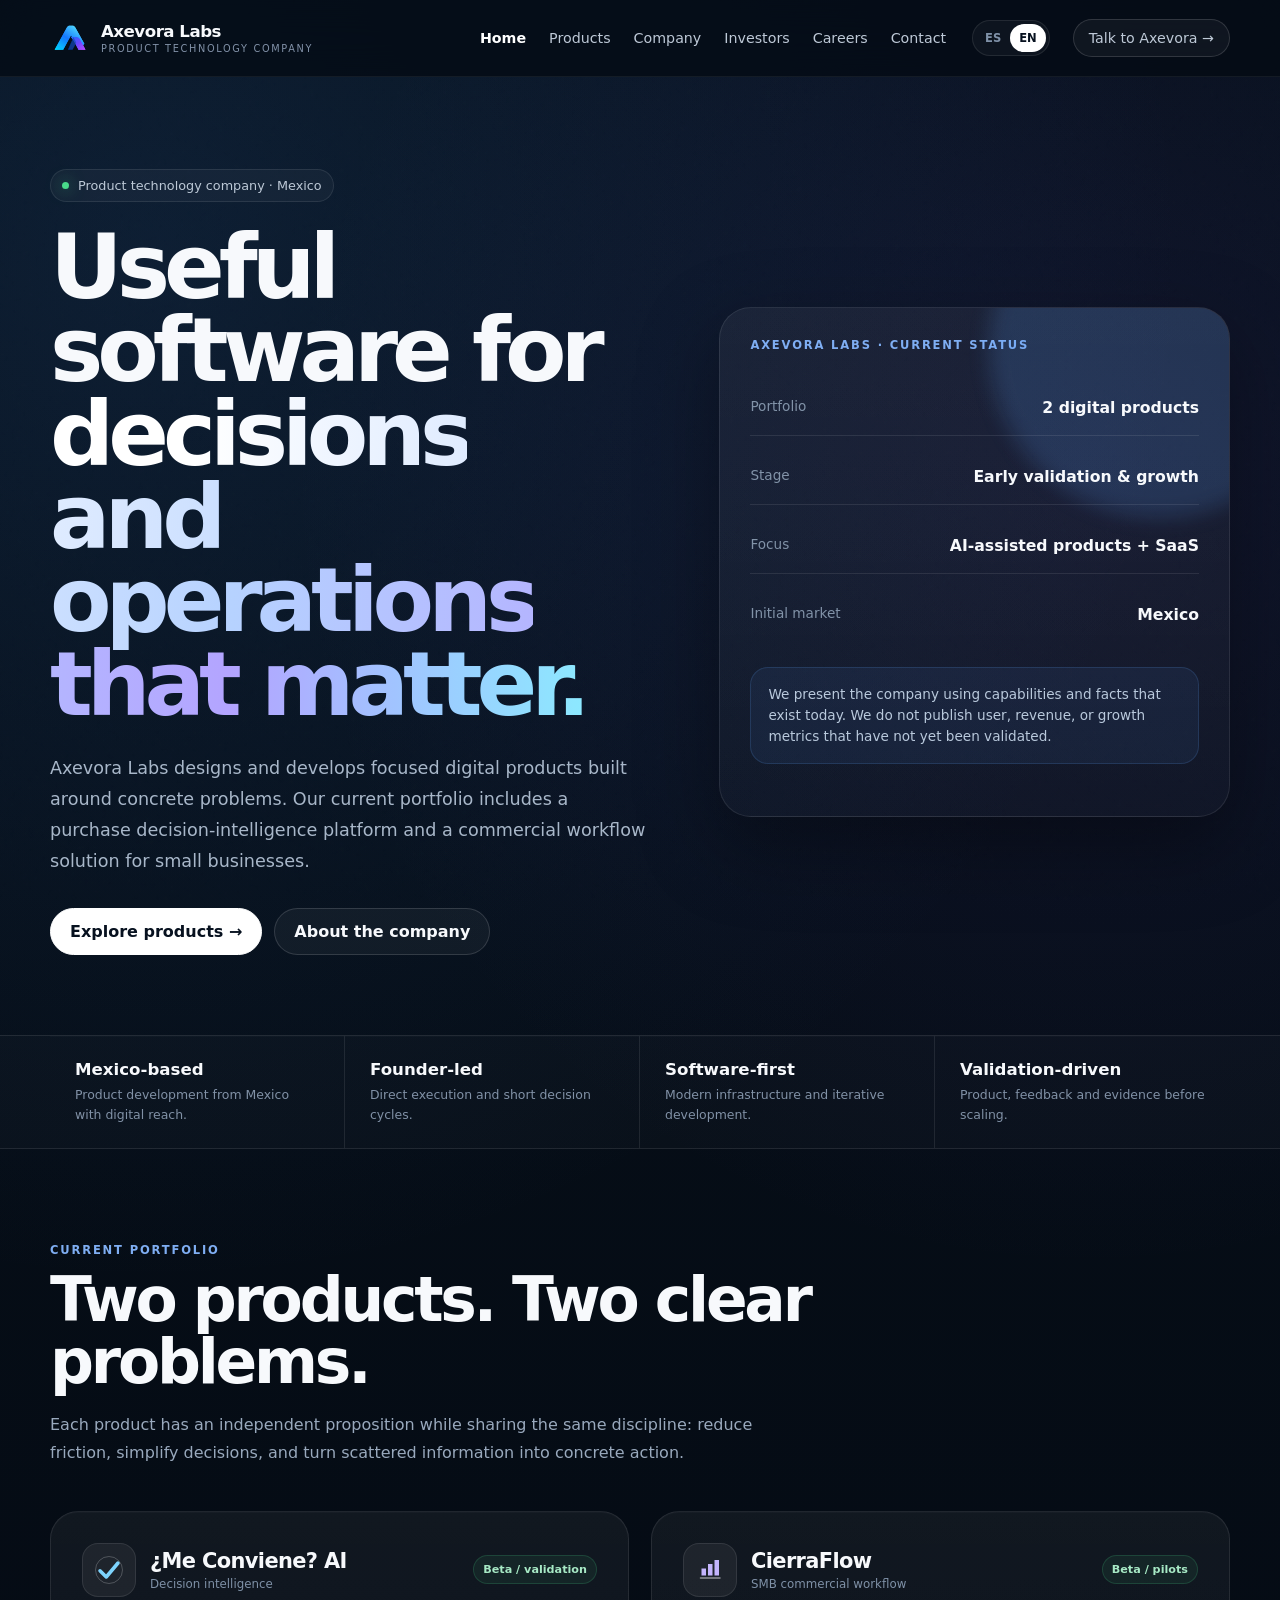
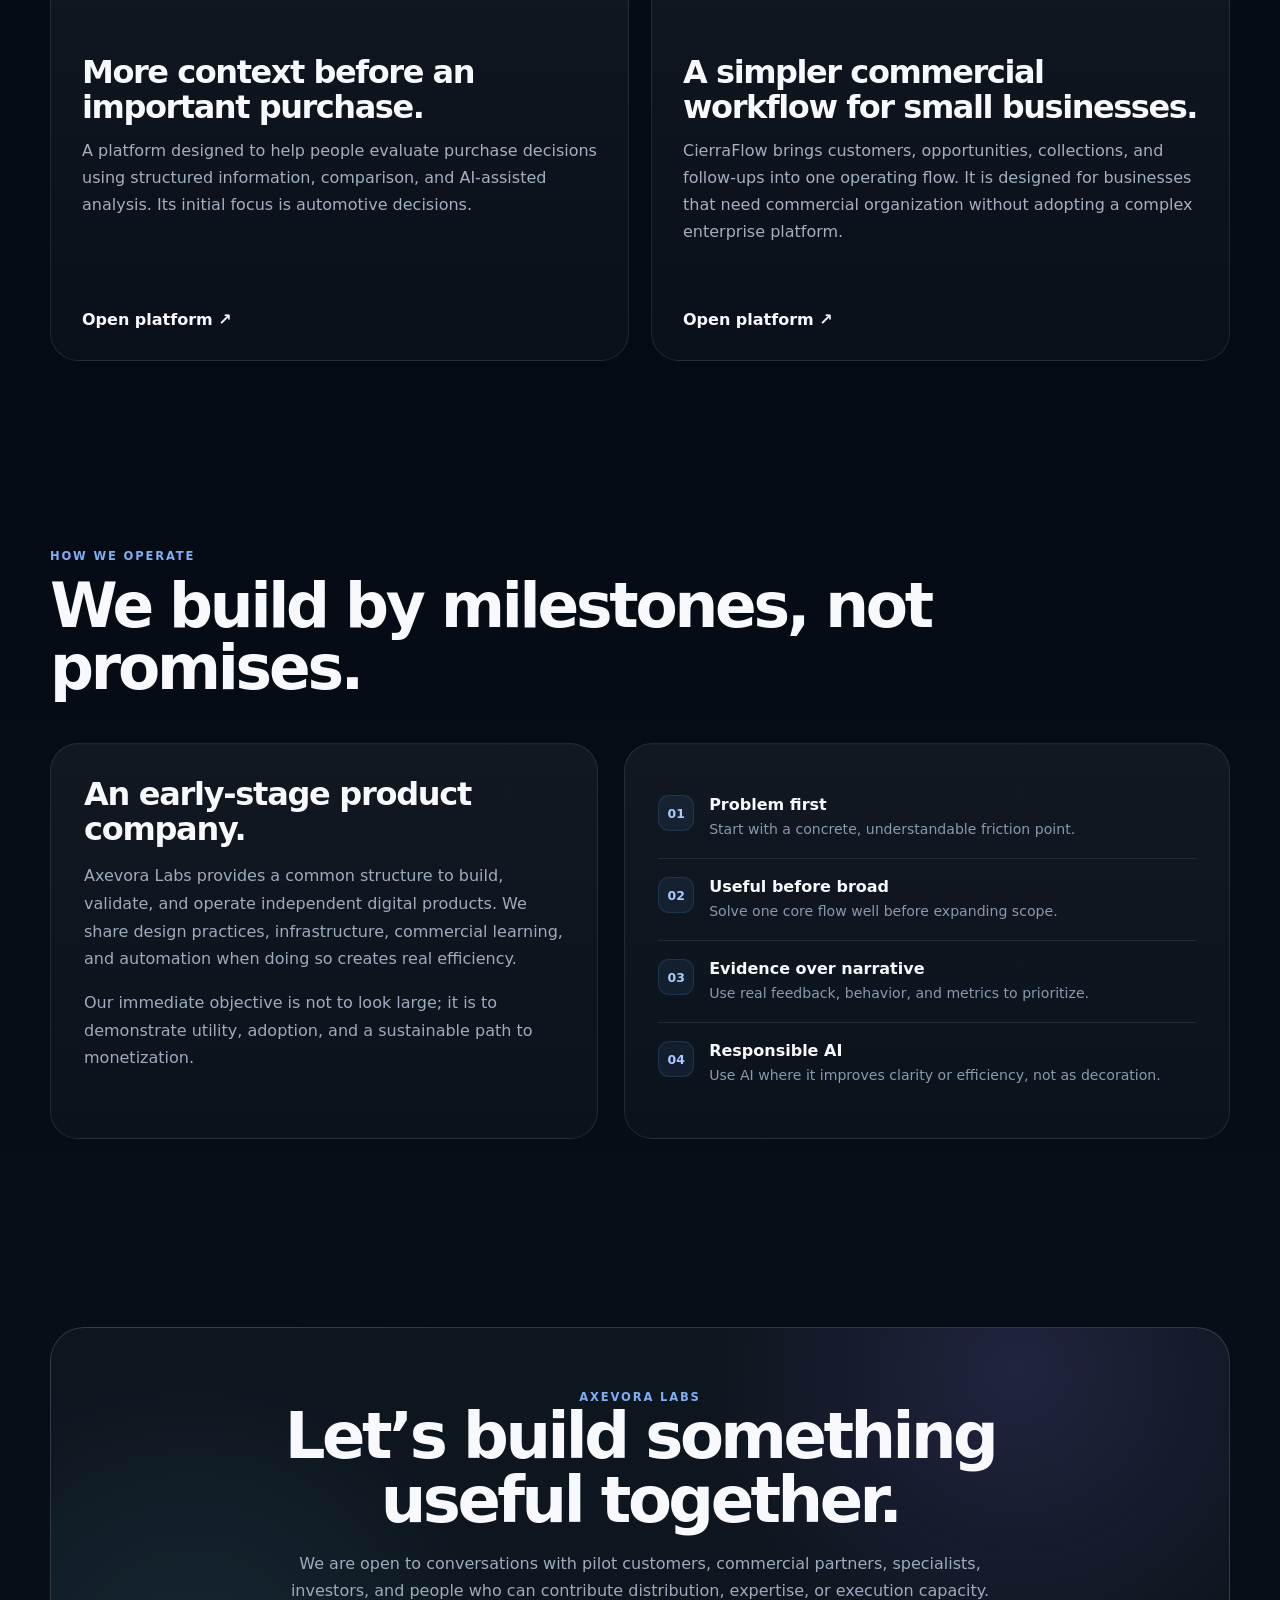
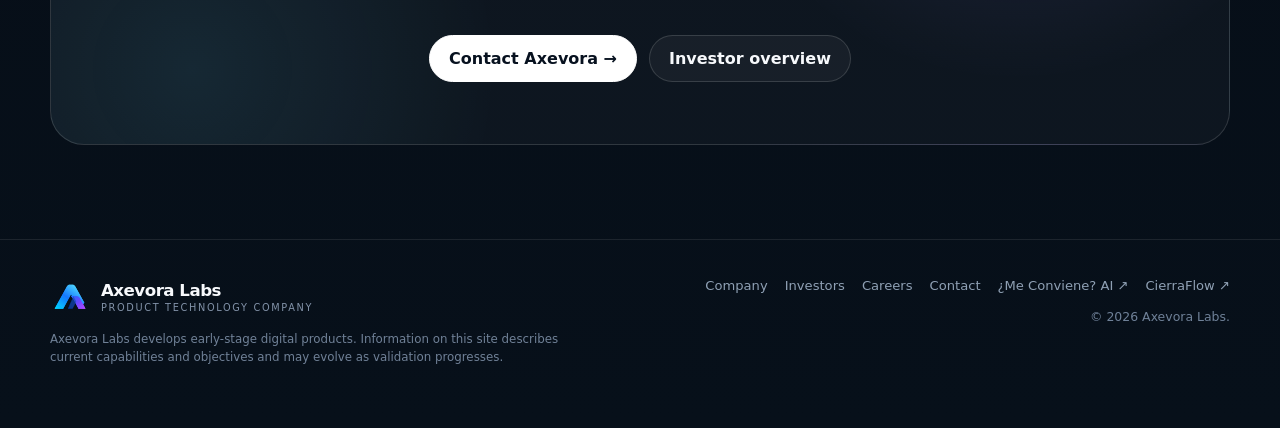
<file: index.html>
<!DOCTYPE html><html lang="es"><head><meta charset="UTF-8"><meta name="viewport" content="width=device-width,initial-scale=1"><meta name="description" content="Axevora Labs builds focused software products for better decisions and more effective business operations."><meta name="theme-color" content="#050b14"><meta property="og:title" content="Axevora Labs"><meta property="og:description" content="Focused software products for decision intelligence and business operations."><meta property="og:type" content="website"><meta property="og:url" content="https://axevora-labs-web.vercel.app/"><title>Axevora Labs | Product Technology Company</title><link rel="stylesheet" href="styles.css"></head><body><div class="noise"></div>
<div class="nav-wrap"><div class="container"><nav><a class="brand" href="index.html"><div class="brand-mark"><img src="axevora-mark.svg" alt=""></div><div><span>Axevora Labs</span><small>Product Technology Company</small></div></a><div class="nav-links"><a class="active" href="index.html" data-es="Inicio" data-en="Home">Inicio</a><a href="#products" data-es="Productos" data-en="Products">Productos</a><a href="about.html" data-es="Compañía" data-en="Company">Compañía</a><a href="investors.html" data-es="Inversionistas" data-en="Investors">Inversionistas</a><a href="careers.html" data-es="Talento" data-en="Careers">Talento</a><a href="contact.html" data-es="Contacto" data-en="Contact">Contacto</a><div class="lang-switch"><button data-lang-btn="es">ES</button><button data-lang-btn="en">EN</button></div><a class="nav-cta" href="contact.html" data-es="Hablar con Axevora →" data-en="Talk to Axevora →">Hablar con Axevora →</a></div><button class="mobile-menu-btn" data-menu-btn aria-expanded="false">☰</button></nav><div class="mobile-panel" data-mobile-panel><a href="#products" data-es="Productos" data-en="Products">Productos</a><a href="about.html" data-es="Compañía" data-en="Company">Compañía</a><a href="investors.html" data-es="Inversionistas" data-en="Investors">Inversionistas</a><a href="careers.html" data-es="Talento" data-en="Careers">Talento</a><a href="contact.html" data-es="Contacto" data-en="Contact">Contacto</a><div class="lang-switch"><button data-lang-btn="es">ES</button><button data-lang-btn="en">EN</button></div></div></div></div>
<main><section class="hero-home"><div class="container hero-grid"><div><div class="eyebrow"><span class="dot"></span><span data-es="Compañía de producto tecnológico · México" data-en="Product technology company · Mexico">Compañía de producto tecnológico · México</span></div><h1><span data-es="Software útil para " data-en="Useful software for ">Software útil para </span><span class="gradient-text" data-es="decisiones y operaciones que importan." data-en="decisions and operations that matter.">decisiones y operaciones que importan.</span></h1><p class="lede" data-es="Axevora Labs diseña y desarrolla productos digitales enfocados en resolver problemas concretos. Nuestro portafolio actual incluye una plataforma de inteligencia para decisiones de compra y una solución de flujo comercial para pequeñas empresas." data-en="Axevora Labs designs and develops focused digital products built around concrete problems. Our current portfolio includes a purchase decision-intelligence platform and a commercial workflow solution for small businesses.">Axevora Labs diseña y desarrolla productos digitales enfocados en resolver problemas concretos. Nuestro portafolio actual incluye una plataforma de inteligencia para decisiones de compra y una solución de flujo comercial para pequeñas empresas.</p><div class="actions"><a class="btn btn-primary" href="#products" data-es="Conocer productos →" data-en="Explore products →">Conocer productos →</a><a class="btn btn-secondary" href="about.html" data-es="Conocer la compañía" data-en="About the company">Conocer la compañía</a></div></div><div class="hero-card"><div class="card-label" data-es="Axevora Labs · Estado actual" data-en="Axevora Labs · Current status">Axevora Labs · Estado actual</div><div class="company-snapshot"><div class="snapshot-row"><span data-es="Portafolio" data-en="Portfolio">Portafolio</span><strong data-es="2 productos digitales" data-en="2 digital products">2 productos digitales</strong></div><div class="snapshot-row"><span data-es="Etapa" data-en="Stage">Etapa</span><strong data-es="Validación y crecimiento temprano" data-en="Early validation & growth">Validación y crecimiento temprano</strong></div><div class="snapshot-row"><span data-es="Enfoque" data-en="Focus">Enfoque</span><strong>AI-assisted products + SaaS</strong></div><div class="snapshot-row"><span data-es="Mercado inicial" data-en="Initial market">Mercado inicial</span><strong data-es="México" data-en="Mexico">México</strong></div></div><div class="snapshot-note" data-es="Presentamos la compañía con datos y capacidades que existen hoy. No publicamos métricas de usuarios, ingresos o crecimiento que aún no hayan sido validadas." data-en="We present the company using capabilities and facts that exist today. We do not publish user, revenue, or growth metrics that have not yet been validated.">Presentamos la compañía con datos y capacidades que existen hoy. No publicamos métricas de usuarios, ingresos o crecimiento que aún no hayan sido validadas.</div></div></div></section>
<div class="trust-strip"><div class="container trust-grid"><div class="trust-item"><strong>Mexico-based</strong><span data-es="Construcción de producto desde México con alcance digital." data-en="Product development from Mexico with digital reach.">Construcción de producto desde México con alcance digital.</span></div><div class="trust-item"><strong>Founder-led</strong><span data-es="Ejecución directa y ciclos de decisión cortos." data-en="Direct execution and short decision cycles.">Ejecución directa y ciclos de decisión cortos.</span></div><div class="trust-item"><strong>Software-first</strong><span data-es="Infraestructura moderna y desarrollo iterativo." data-en="Modern infrastructure and iterative development.">Infraestructura moderna y desarrollo iterativo.</span></div><div class="trust-item"><strong>Validation-driven</strong><span data-es="Producto, feedback y evidencia antes de escalar." data-en="Product, feedback and evidence before scaling.">Producto, feedback y evidencia antes de escalar.</span></div></div></div>
<section id="products"><div class="container"><div class="section-kicker" data-es="Portafolio actual" data-en="Current portfolio">Portafolio actual</div><h2 class="section-title" data-es="Dos productos. Dos problemas claros." data-en="Two products. Two clear problems.">Dos productos. Dos problemas claros.</h2><p class="section-copy" data-es="Cada producto opera con una propuesta independiente, pero comparte una misma disciplina: reducir fricción, simplificar decisiones y convertir información dispersa en acciones concretas." data-en="Each product has an independent proposition while sharing the same discipline: reduce friction, simplify decisions, and turn scattered information into concrete action.">Cada producto opera con una propuesta independiente, pero comparte una misma disciplina: reducir fricción, simplificar decisiones y convertir información dispersa en acciones concretas.</p><div class="products-grid"><article class="product"><div class="product-top"><div class="product-logo"><div class="logo-icon"><svg viewBox="0 0 64 64" fill="none"><path d="M14 33.5 26.5 46 50 18" stroke="#7dd3fc" stroke-width="7" stroke-linecap="round" stroke-linejoin="round"/><circle cx="32" cy="32" r="27" stroke="rgba(255,255,255,.22)" stroke-width="2"/></svg></div><div><div class="product-name">¿Me Conviene? AI</div><div class="product-type">Decision intelligence</div></div></div><span class="status-pill" data-es="Beta / validación" data-en="Beta / validation">Beta / validación</span></div><h3 data-es="Más contexto antes de una compra importante." data-en="More context before an important purchase.">Más contexto antes de una compra importante.</h3><p data-es="Plataforma orientada a ayudar a personas a analizar decisiones de compra con información estructurada, comparación y asistencia basada en IA. El enfoque inicial está en decisiones relacionadas con automóviles." data-en="A platform designed to help people evaluate purchase decisions using structured information, comparison, and AI-assisted analysis. Its initial focus is automotive decisions.">Plataforma orientada a ayudar a personas a analizar decisiones de compra con información estructurada, comparación y asistencia basada en IA. El enfoque inicial está en decisiones relacionadas con automóviles.</p><a class="product-link" href="https://me-conviene-ai.vercel.app/" target="_blank" rel="noopener noreferrer" data-es="Abrir plataforma ↗" data-en="Open platform ↗">Abrir plataforma ↗</a></article><article class="product"><div class="product-top"><div class="product-logo"><div class="logo-icon"><svg viewBox="0 0 64 64" fill="none"><path d="M15 43V29h9v14H15Zm13 0V20h9v23h-9Zm13 0V12h9v31h-9Z" fill="#c4b5fd"/><path d="M13 48h39" stroke="rgba(255,255,255,.5)" stroke-width="3" stroke-linecap="round"/></svg></div><div><div class="product-name">CierraFlow</div><div class="product-type">SMB commercial workflow</div></div></div><span class="status-pill" data-es="Beta / pilotos" data-en="Beta / pilots">Beta / pilotos</span></div><h3 data-es="Un flujo comercial simple para pequeños negocios." data-en="A simpler commercial workflow for small businesses.">Un flujo comercial simple para pequeños negocios.</h3><p data-es="CierraFlow reúne clientes, oportunidades, cobros y seguimientos en un solo flujo operativo. Está dirigido a negocios que necesitan organización comercial sin adoptar una plataforma empresarial compleja." data-en="CierraFlow brings customers, opportunities, collections, and follow-ups into one operating flow. It is designed for businesses that need commercial organization without adopting a complex enterprise platform.">CierraFlow reúne clientes, oportunidades, cobros y seguimientos en un solo flujo operativo. Está dirigido a negocios que necesitan organización comercial sin adoptar una plataforma empresarial compleja.</p><a class="product-link" href="https://cierraflow.vercel.app/" target="_blank" rel="noopener noreferrer" data-es="Abrir plataforma ↗" data-en="Open platform ↗">Abrir plataforma ↗</a></article></div></div></section>
<section><div class="container"><div class="section-kicker" data-es="Cómo operamos" data-en="How we operate">Cómo operamos</div><h2 class="section-title" data-es="Construimos por etapas, no por promesas." data-en="We build by milestones, not promises.">Construimos por etapas, no por promesas.</h2><div class="split"><div class="panel"><h3 data-es="Una casa de producto en etapa temprana." data-en="An early-stage product company.">Una casa de producto en etapa temprana.</h3><p data-es="Axevora Labs funciona como estructura común para desarrollar, validar y operar productos digitales independientes. Compartimos prácticas de diseño, infraestructura, aprendizaje comercial y automatización cuando hacerlo genera eficiencia real." data-en="Axevora Labs provides a common structure to build, validate, and operate independent digital products. We share design practices, infrastructure, commercial learning, and automation when doing so creates real efficiency.">Axevora Labs funciona como estructura común para desarrollar, validar y operar productos digitales independientes. Compartimos prácticas de diseño, infraestructura, aprendizaje comercial y automatización cuando hacerlo genera eficiencia real.</p><p data-es="Nuestro objetivo inmediato no es aparentar escala: es demostrar utilidad, adopción y un camino sostenible hacia monetización." data-en="Our immediate objective is not to look large; it is to demonstrate utility, adoption, and a sustainable path to monetization.">Nuestro objetivo inmediato no es aparentar escala: es demostrar utilidad, adopción y un camino sostenible hacia monetización.</p></div><div class="panel"><div class="value-list"><div class="value"><div class="value-num">01</div><div><strong>Problem first</strong><span data-es="Empezar por una fricción concreta y entendible." data-en="Start with a concrete, understandable friction point.">Empezar por una fricción concreta y entendible.</span></div></div><div class="value"><div class="value-num">02</div><div><strong>Useful before broad</strong><span data-es="Resolver bien un flujo principal antes de ampliar alcance." data-en="Solve one core flow well before expanding scope.">Resolver bien un flujo principal antes de ampliar alcance.</span></div></div><div class="value"><div class="value-num">03</div><div><strong>Evidence over narrative</strong><span data-es="Usar feedback, comportamiento y métricas reales para priorizar." data-en="Use real feedback, behavior, and metrics to prioritize.">Usar feedback, comportamiento y métricas reales para priorizar.</span></div></div><div class="value"><div class="value-num">04</div><div><strong>Responsible AI</strong><span data-es="Aplicar IA donde aporta claridad o eficiencia, no como adorno." data-en="Use AI where it improves clarity or efficiency, not as decoration.">Aplicar IA donde aporta claridad o eficiencia, no como adorno.</span></div></div></div></div></div></div></section>
<section><div class="container"><div class="cta"><div class="section-kicker">Axevora Labs</div><h2 data-es="Construyamos algo útil juntos." data-en="Let’s build something useful together.">Construyamos algo útil juntos.</h2><p data-es="Estamos abiertos a conversaciones con clientes piloto, aliados comerciales, especialistas, inversionistas y personas que puedan aportar distribución, experiencia o capacidad de ejecución." data-en="We are open to conversations with pilot customers, commercial partners, specialists, investors, and people who can contribute distribution, expertise, or execution capacity.">Estamos abiertos a conversaciones con clientes piloto, aliados comerciales, especialistas, inversionistas y personas que puedan aportar distribución, experiencia o capacidad de ejecución.</p><div class="actions" style="justify-content:center"><a class="btn btn-primary" href="contact.html" data-es="Contactar Axevora →" data-en="Contact Axevora →">Contactar Axevora →</a><a class="btn btn-secondary" href="investors.html" data-es="Investor overview" data-en="Investor overview">Investor overview</a></div></div></div></section></main>
<footer><div class="container footer-grid"><div><a class="brand" href="index.html"><div class="brand-mark"><img src="axevora-mark.svg" alt=""></div><div><span>Axevora Labs</span><small>Product Technology Company</small></div></a><p class="footer-note" data-es="Axevora Labs desarrolla productos digitales en etapa temprana. La información del sitio describe capacidades y objetivos actuales y puede evolucionar conforme avance la validación." data-en="Axevora Labs develops early-stage digital products. Information on this site describes current capabilities and objectives and may evolve as validation progresses.">Axevora Labs desarrolla productos digitales en etapa temprana. La información del sitio describe capacidades y objetivos actuales y puede evolucionar conforme avance la validación.</p></div><div class="footer-right"><div class="footer-links"><a href="about.html" data-es="Compañía" data-en="Company">Compañía</a><a href="investors.html">Investors</a><a href="careers.html">Careers</a><a href="contact.html">Contact</a><a href="https://me-conviene-ai.vercel.app/" target="_blank" rel="noopener noreferrer">¿Me Conviene? AI ↗</a><a href="https://cierraflow.vercel.app/" target="_blank" rel="noopener noreferrer">CierraFlow ↗</a></div><div class="footer-copy">© 2026 Axevora Labs.</div></div></div></footer><script src="app.js"></script></body></html>
</file>
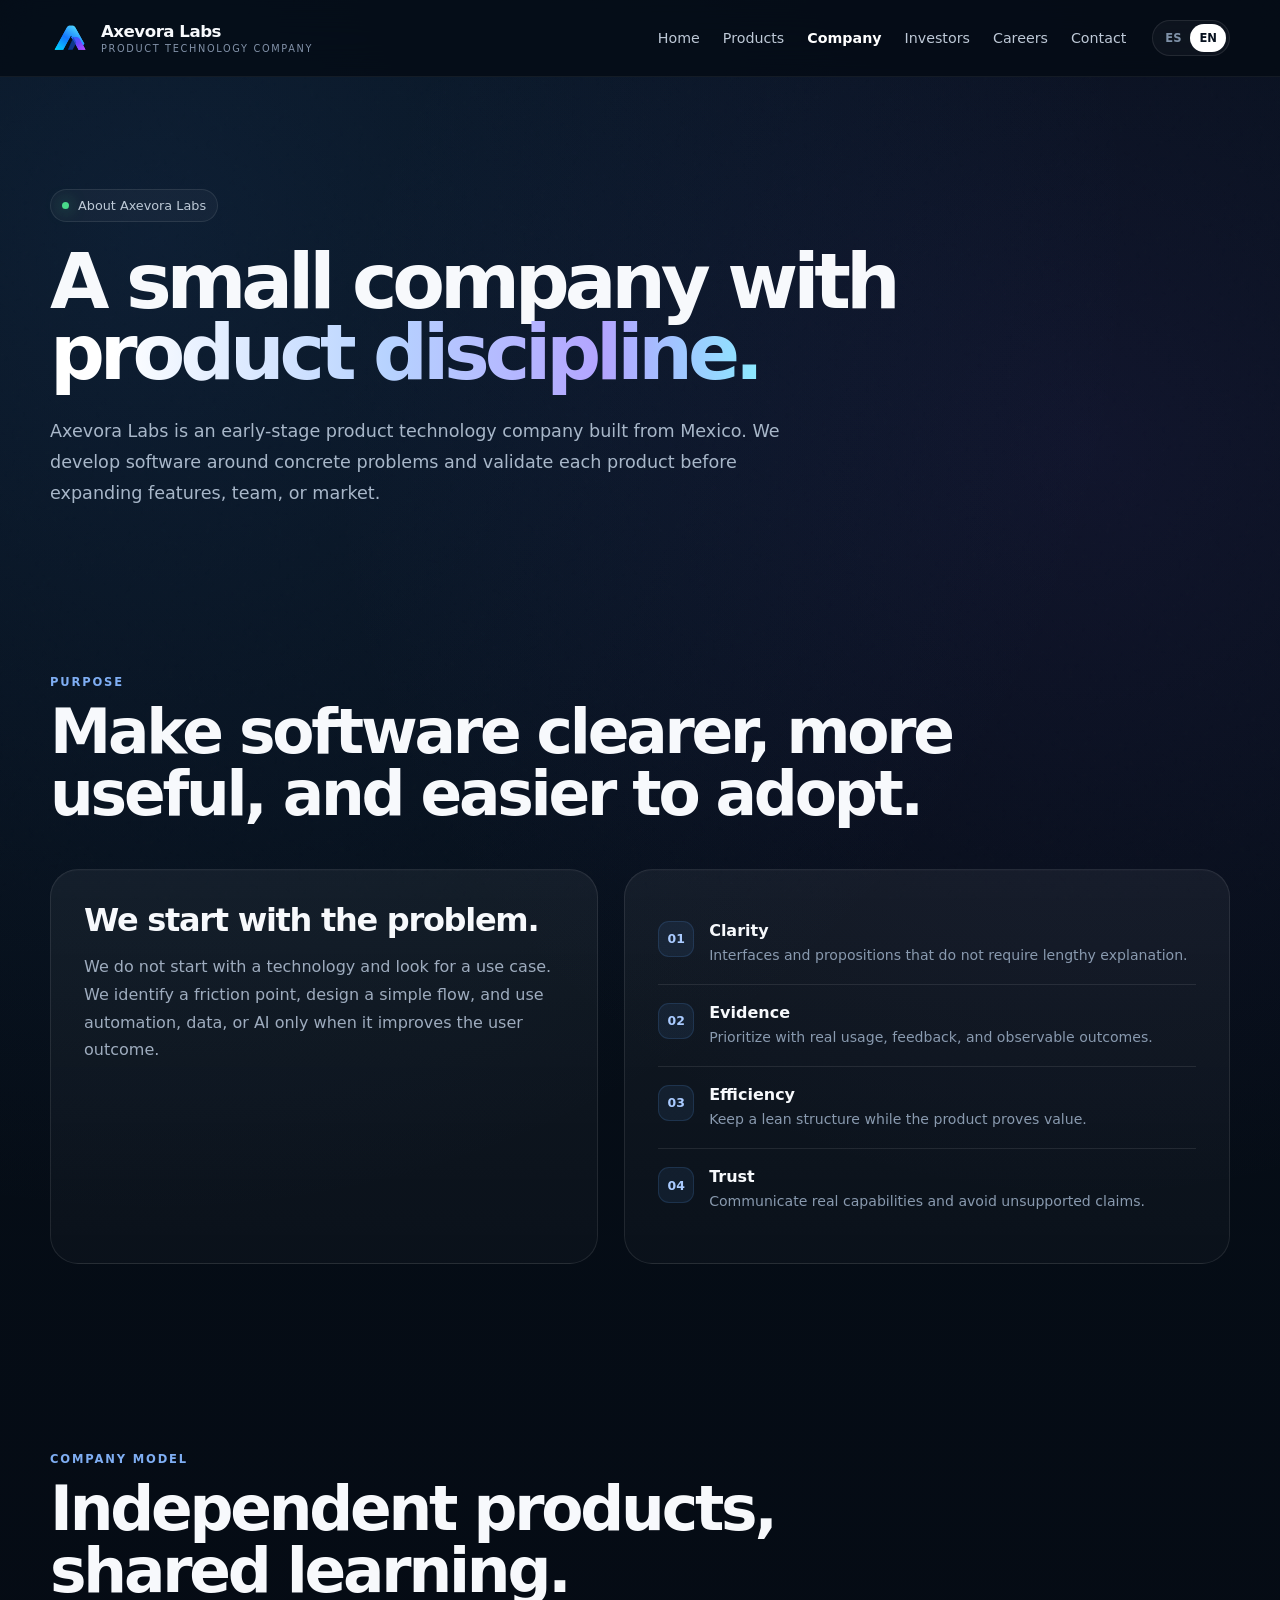
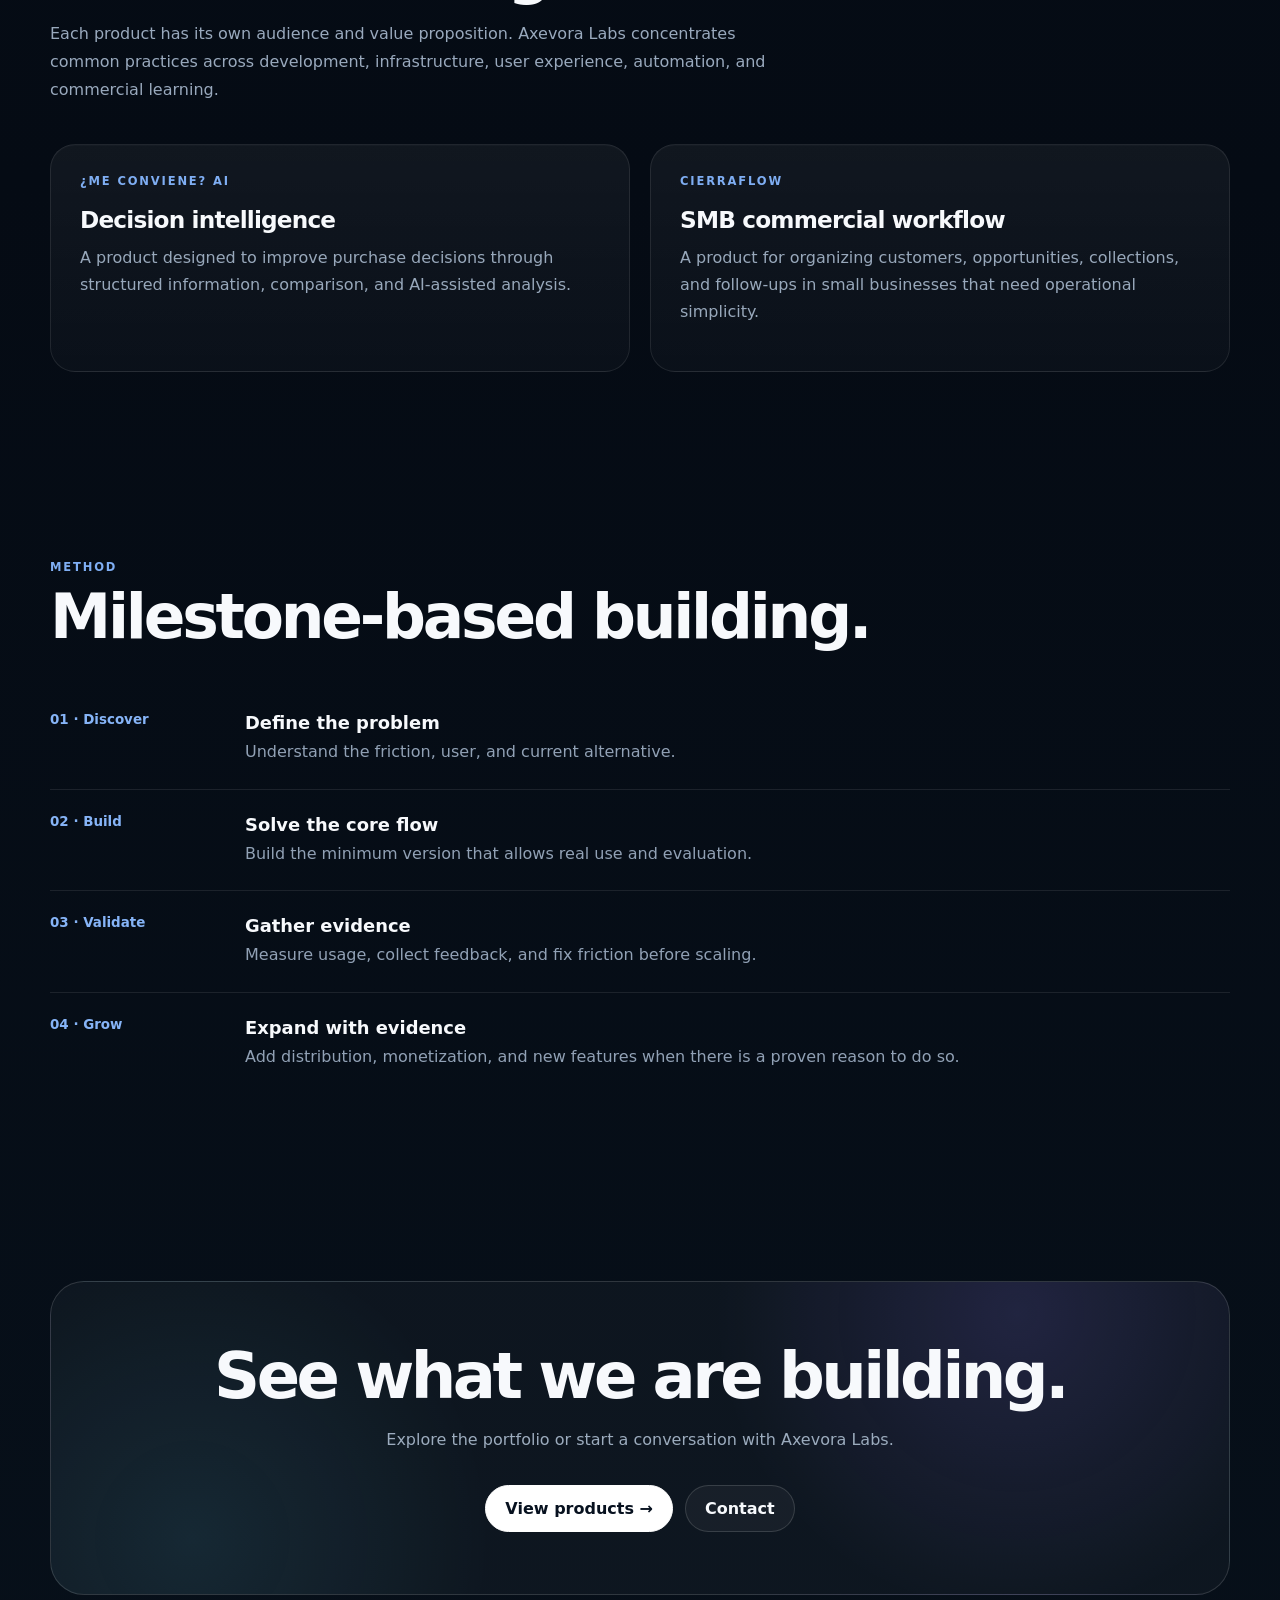
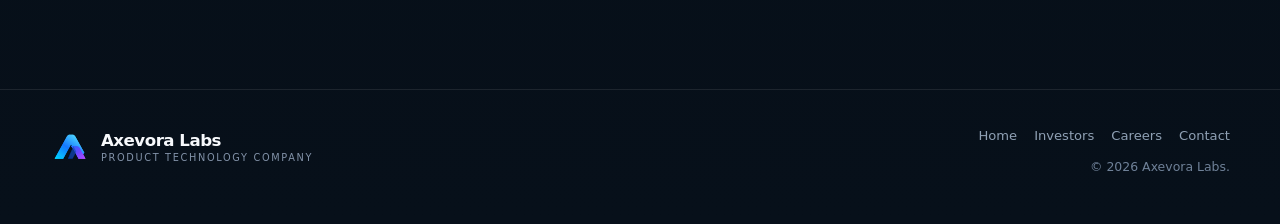
<file: about.html>
<!DOCTYPE html><html lang="es"><head><meta charset="UTF-8"><meta name="viewport" content="width=device-width,initial-scale=1"><meta name="description" content="About Axevora Labs — an early-stage product technology company building focused digital products from Mexico."><meta name="theme-color" content="#050b14"><title>Company | Axevora Labs</title><link rel="stylesheet" href="styles.css"></head><body><div class="noise"></div><div class="nav-wrap"><div class="container"><nav><a class="brand" href="index.html"><div class="brand-mark"><img src="axevora-mark.svg" alt=""></div><div><span>Axevora Labs</span><small>Product Technology Company</small></div></a><div class="nav-links"><a href="index.html" data-es="Inicio" data-en="Home">Inicio</a><a href="index.html#products" data-es="Productos" data-en="Products">Productos</a><a class="active" href="about.html" data-es="Compañía" data-en="Company">Compañía</a><a href="investors.html" data-es="Inversionistas" data-en="Investors">Inversionistas</a><a href="careers.html" data-es="Talento" data-en="Careers">Talento</a><a href="contact.html" data-es="Contacto" data-en="Contact">Contacto</a><div class="lang-switch"><button data-lang-btn="es">ES</button><button data-lang-btn="en">EN</button></div></div><button class="mobile-menu-btn" data-menu-btn>☰</button></nav><div class="mobile-panel" data-mobile-panel><a href="index.html">Home</a><a href="investors.html">Investors</a><a href="careers.html">Careers</a><a href="contact.html">Contact</a><div class="lang-switch"><button data-lang-btn="es">ES</button><button data-lang-btn="en">EN</button></div></div></div></div><main><section class="page-hero"><div class="container"><div class="eyebrow"><span class="dot"></span><span data-es="Acerca de Axevora Labs" data-en="About Axevora Labs">Acerca de Axevora Labs</span></div><h1><span data-es="Una compañía pequeña con " data-en="A small company with ">Una compañía pequeña con </span><span class="gradient-text" data-es="disciplina de producto." data-en="product discipline.">disciplina de producto.</span></h1><p class="lede" data-es="Axevora Labs es una compañía de producto tecnológico en etapa temprana, construida desde México. Desarrollamos software enfocado en problemas concretos y validamos cada producto antes de ampliar funciones, equipo o mercado." data-en="Axevora Labs is an early-stage product technology company built from Mexico. We develop software around concrete problems and validate each product before expanding features, team, or market.">Axevora Labs es una compañía de producto tecnológico en etapa temprana, construida desde México. Desarrollamos software enfocado en problemas concretos y validamos cada producto antes de ampliar funciones, equipo o mercado.</p></div></section><section><div class="container"><div class="section-kicker" data-es="Propósito" data-en="Purpose">Propósito</div><h2 class="section-title" data-es="Hacer software más claro, útil y fácil de adoptar." data-en="Make software clearer, more useful, and easier to adopt.">Hacer software más claro, útil y fácil de adoptar.</h2><div class="split"><div class="panel"><h3 data-es="Empezamos por el problema." data-en="We start with the problem.">Empezamos por el problema.</h3><p data-es="No partimos de una tecnología específica para buscarle uso. Identificamos una fricción, diseñamos un flujo sencillo y usamos automatización, datos o IA solo cuando mejoran el resultado para el usuario." data-en="We do not start with a technology and look for a use case. We identify a friction point, design a simple flow, and use automation, data, or AI only when it improves the user outcome.">No partimos de una tecnología específica para buscarle uso. Identificamos una fricción, diseñamos un flujo sencillo y usamos automatización, datos o IA solo cuando mejoran el resultado para el usuario.</p></div><div class="panel"><div class="value-list"><div class="value"><div class="value-num">01</div><div><strong>Clarity</strong><span data-es="Interfaces y propuestas que se entiendan sin explicación extensa." data-en="Interfaces and propositions that do not require lengthy explanation.">Interfaces y propuestas que se entiendan sin explicación extensa.</span></div></div><div class="value"><div class="value-num">02</div><div><strong>Evidence</strong><span data-es="Priorizar con uso real, feedback y resultados observables." data-en="Prioritize with real usage, feedback, and observable outcomes.">Priorizar con uso real, feedback y resultados observables.</span></div></div><div class="value"><div class="value-num">03</div><div><strong>Efficiency</strong><span data-es="Mantener una estructura ligera mientras el producto demuestra valor." data-en="Keep a lean structure while the product proves value.">Mantener una estructura ligera mientras el producto demuestra valor.</span></div></div><div class="value"><div class="value-num">04</div><div><strong>Trust</strong><span data-es="Comunicar capacidades reales y evitar promesas sin respaldo." data-en="Communicate real capabilities and avoid unsupported claims.">Comunicar capacidades reales y evitar promesas sin respaldo.</span></div></div></div></div></div></div></section><section><div class="container"><div class="section-kicker" data-es="Modelo de compañía" data-en="Company model">Modelo de compañía</div><h2 class="section-title" data-es="Productos independientes, aprendizaje compartido." data-en="Independent products, shared learning.">Productos independientes, aprendizaje compartido.</h2><p class="section-copy" data-es="Cada producto tiene su propia audiencia y propuesta de valor. Axevora Labs concentra prácticas comunes de desarrollo, infraestructura, experiencia de usuario, automatización y aprendizaje comercial." data-en="Each product has its own audience and value proposition. Axevora Labs concentrates common practices across development, infrastructure, user experience, automation, and commercial learning.">Cada producto tiene su propia audiencia y propuesta de valor. Axevora Labs concentra prácticas comunes de desarrollo, infraestructura, experiencia de usuario, automatización y aprendizaje comercial.</p><div class="grid-2"><div class="card"><div class="meta">¿Me Conviene? AI</div><h3>Decision intelligence</h3><p data-es="Producto orientado a mejorar decisiones de compra mediante información estructurada, comparación y análisis asistido por IA." data-en="A product designed to improve purchase decisions through structured information, comparison, and AI-assisted analysis.">Producto orientado a mejorar decisiones de compra mediante información estructurada, comparación y análisis asistido por IA.</p></div><div class="card"><div class="meta">CierraFlow</div><h3>SMB commercial workflow</h3><p data-es="Producto para organizar clientes, oportunidades, cobros y seguimientos en pequeños negocios que necesitan simplicidad operativa." data-en="A product for organizing customers, opportunities, collections, and follow-ups in small businesses that need operational simplicity.">Producto para organizar clientes, oportunidades, cobros y seguimientos en pequeños negocios que necesitan simplicidad operativa.</p></div></div></div></section><section><div class="container"><div class="section-kicker" data-es="Método" data-en="Method">Método</div><h2 class="section-title" data-es="Construcción por hitos." data-en="Milestone-based building.">Construcción por hitos.</h2><div class="timeline"><div class="timeline-item"><div class="year">01 · Discover</div><div><strong data-es="Definir el problema" data-en="Define the problem">Definir el problema</strong><p data-es="Entender la fricción, el usuario y la alternativa existente." data-en="Understand the friction, user, and current alternative.">Entender la fricción, el usuario y la alternativa existente.</p></div></div><div class="timeline-item"><div class="year">02 · Build</div><div><strong data-es="Resolver el flujo principal" data-en="Solve the core flow">Resolver el flujo principal</strong><p data-es="Construir la versión mínima que permita usar y evaluar el producto." data-en="Build the minimum version that allows real use and evaluation.">Construir la versión mínima que permita usar y evaluar el producto.</p></div></div><div class="timeline-item"><div class="year">03 · Validate</div><div><strong data-es="Obtener evidencia" data-en="Gather evidence">Obtener evidencia</strong><p data-es="Medir uso, recopilar feedback y corregir fricciones antes de escalar." data-en="Measure usage, collect feedback, and fix friction before scaling.">Medir uso, recopilar feedback y corregir fricciones antes de escalar.</p></div></div><div class="timeline-item"><div class="year">04 · Grow</div><div><strong data-es="Expandir con fundamento" data-en="Expand with evidence">Expandir con fundamento</strong><p data-es="Agregar distribución, monetización y funciones nuevas cuando exista una razón comprobable." data-en="Add distribution, monetization, and new features when there is a proven reason to do so.">Agregar distribución, monetización y funciones nuevas cuando exista una razón comprobable.</p></div></div></div></div></section><section><div class="container"><div class="cta"><h2 data-es="Conoce lo que estamos construyendo." data-en="See what we are building.">Conoce lo que estamos construyendo.</h2><p data-es="Explora el portafolio o abre una conversación con Axevora Labs." data-en="Explore the portfolio or start a conversation with Axevora Labs.">Explora el portafolio o abre una conversación con Axevora Labs.</p><div class="actions" style="justify-content:center"><a class="btn btn-primary" href="index.html#products" data-es="Ver productos →" data-en="View products →">Ver productos →</a><a class="btn btn-secondary" href="contact.html" data-es="Contacto" data-en="Contact">Contacto</a></div></div></div></section></main><footer><div class="container footer-grid"><div><a class="brand" href="index.html"><div class="brand-mark"><img src="axevora-mark.svg" alt=""></div><div><span>Axevora Labs</span><small>Product Technology Company</small></div></a></div><div class="footer-right"><div class="footer-links"><a href="index.html">Home</a><a href="investors.html">Investors</a><a href="careers.html">Careers</a><a href="contact.html">Contact</a></div><div class="footer-copy">© 2026 Axevora Labs.</div></div></div></footer><script src="app.js"></script></body></html>
</file>
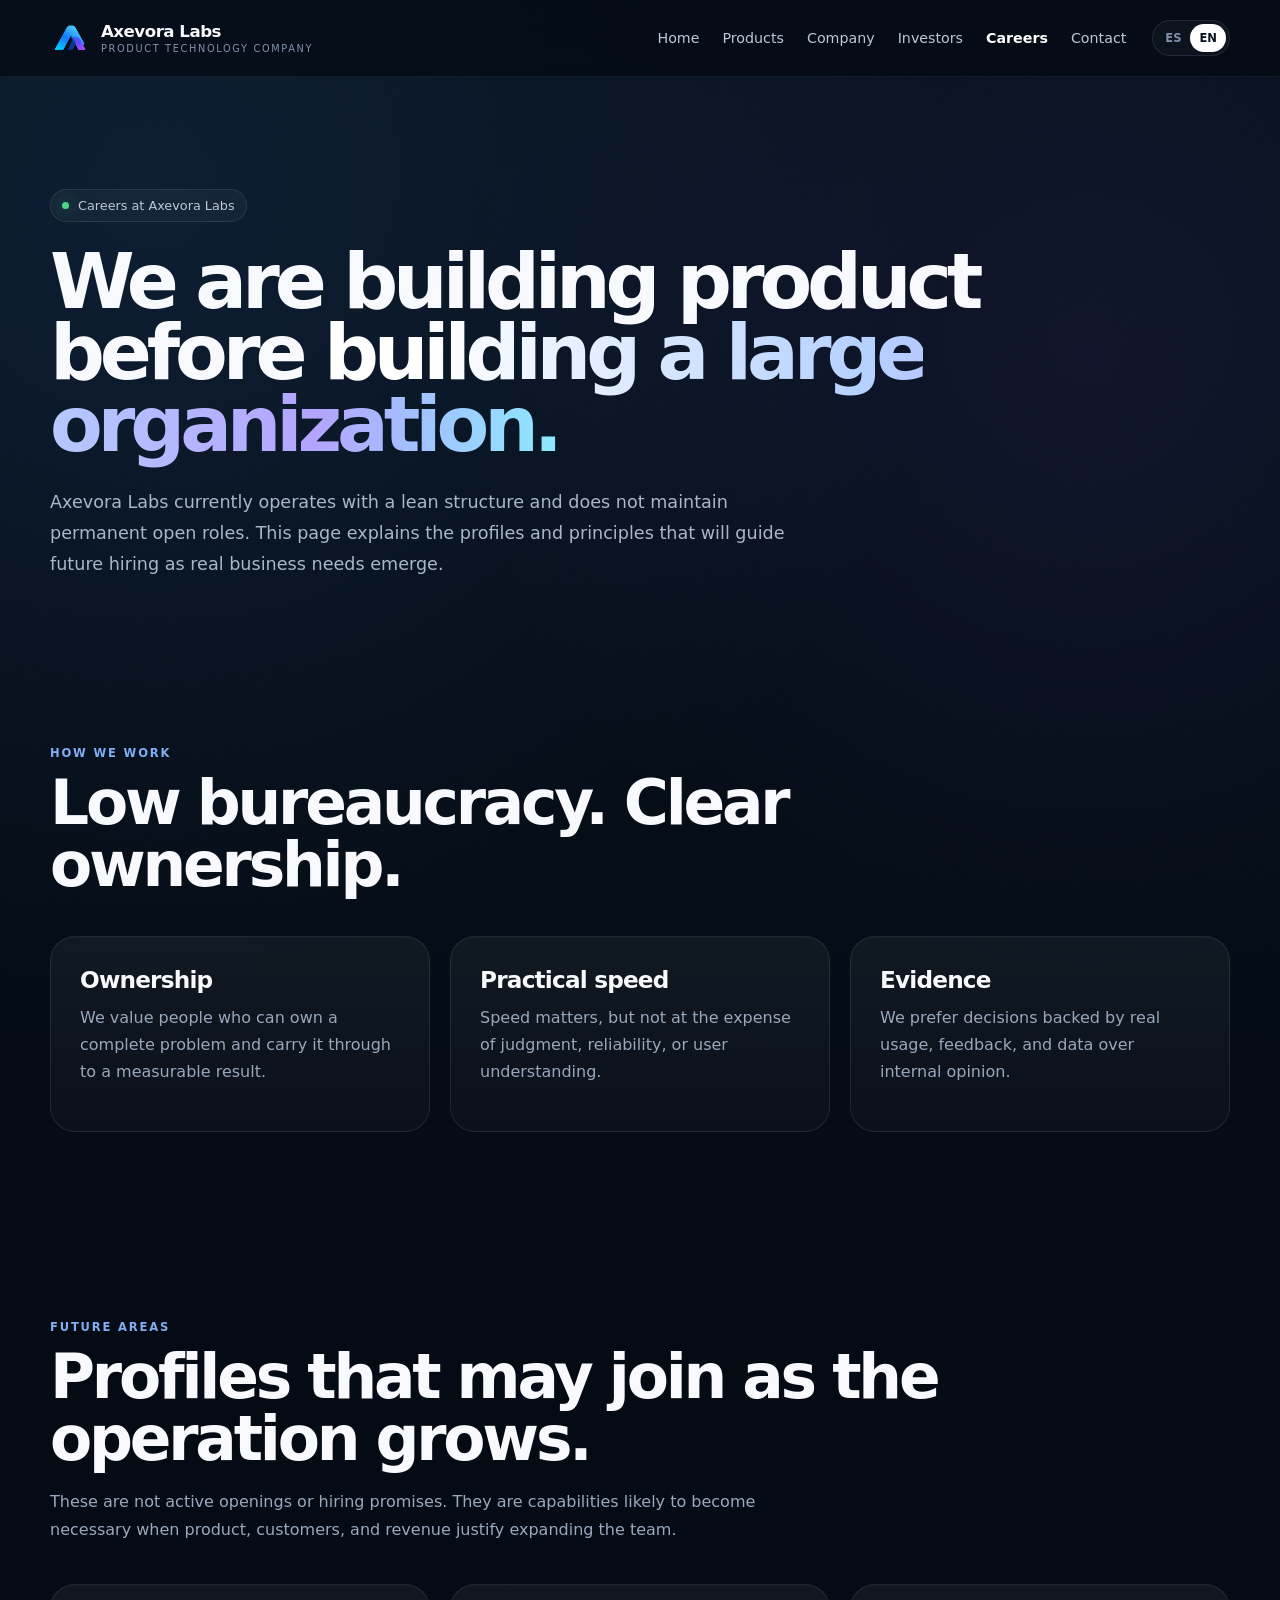
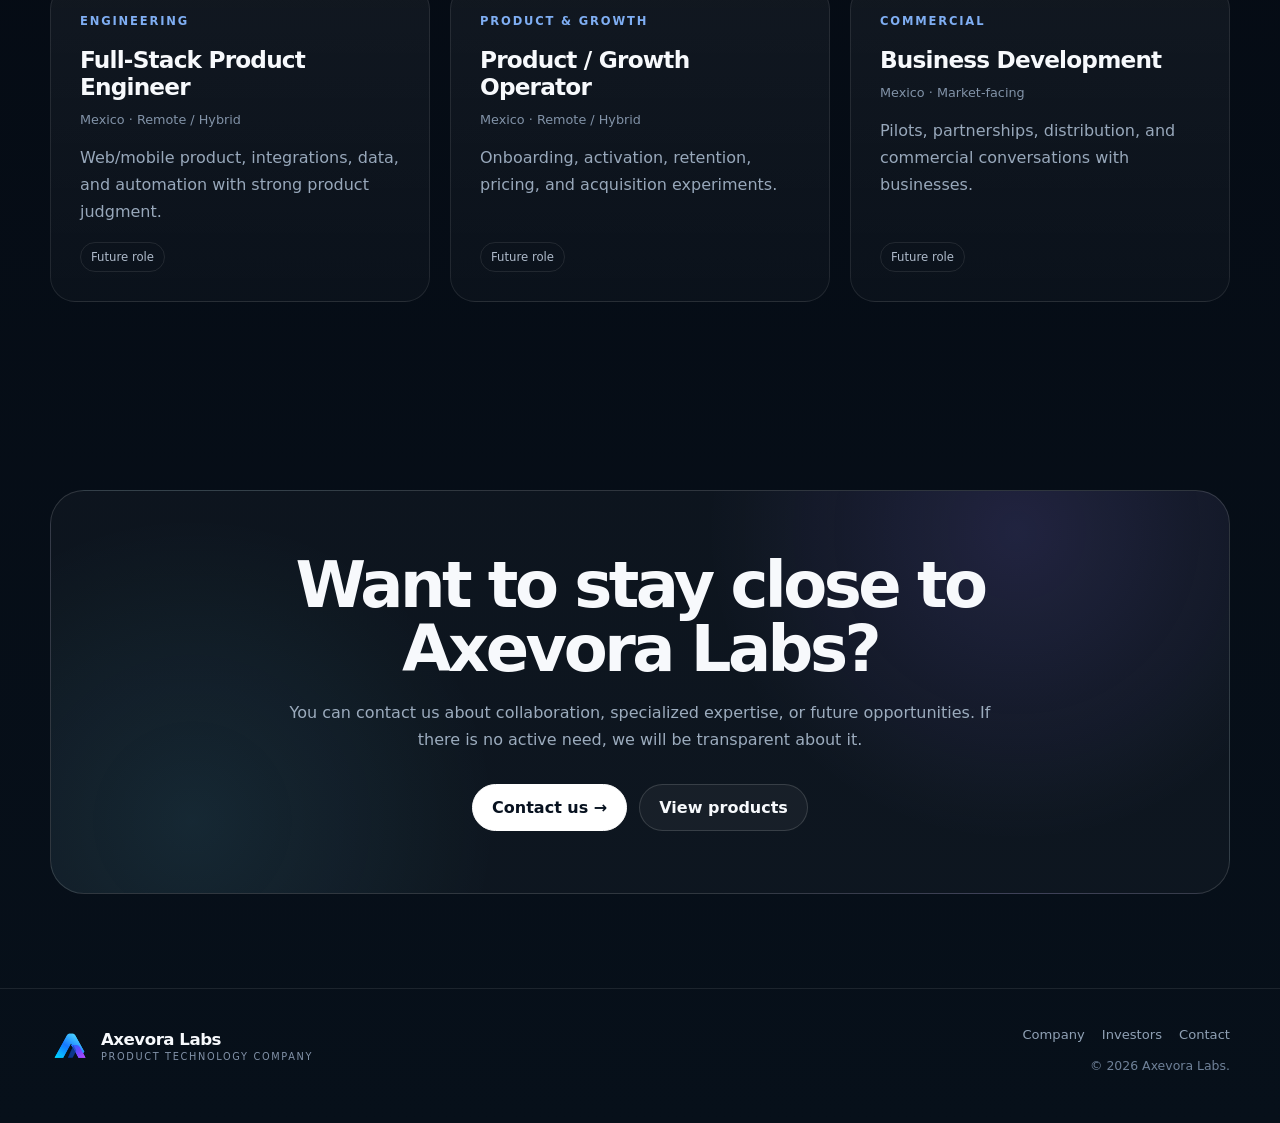
<file: careers.html>
<!DOCTYPE html><html lang="es"><head><meta charset="UTF-8"><meta name="viewport" content="width=device-width,initial-scale=1"><meta name="description" content="Careers at Axevora Labs — future opportunities to build focused digital products from Mexico."><meta name="theme-color" content="#050b14"><title>Careers | Axevora Labs</title><link rel="stylesheet" href="styles.css"></head><body><div class="noise"></div><div class="nav-wrap"><div class="container"><nav><a class="brand" href="index.html"><div class="brand-mark"><img src="axevora-mark.svg" alt=""></div><div><span>Axevora Labs</span><small>Product Technology Company</small></div></a><div class="nav-links"><a href="index.html" data-es="Inicio" data-en="Home">Inicio</a><a href="index.html#products" data-es="Productos" data-en="Products">Productos</a><a href="about.html" data-es="Compañía" data-en="Company">Compañía</a><a href="investors.html" data-es="Inversionistas" data-en="Investors">Inversionistas</a><a class="active" href="careers.html" data-es="Talento" data-en="Careers">Talento</a><a href="contact.html" data-es="Contacto" data-en="Contact">Contacto</a><div class="lang-switch"><button data-lang-btn="es">ES</button><button data-lang-btn="en">EN</button></div></div><button class="mobile-menu-btn" data-menu-btn>☰</button></nav><div class="mobile-panel" data-mobile-panel><a href="index.html">Home</a><a href="about.html">Company</a><a href="investors.html">Investors</a><a href="contact.html">Contact</a><div class="lang-switch"><button data-lang-btn="es">ES</button><button data-lang-btn="en">EN</button></div></div></div></div><main><section class="page-hero"><div class="container"><div class="eyebrow"><span class="dot"></span><span data-es="Talento en Axevora Labs" data-en="Careers at Axevora Labs">Talento en Axevora Labs</span></div><h1><span data-es="Estamos construyendo producto antes de " data-en="We are building product before ">Estamos construyendo producto antes de </span><span class="gradient-text" data-es="construir una organización grande." data-en="building a large organization.">construir una organización grande.</span></h1><p class="lede" data-es="Axevora Labs opera hoy con una estructura ligera y no mantiene vacantes permanentes abiertas. Esta página explica los perfiles y principios que guiarán futuras incorporaciones conforme exista una necesidad real de negocio." data-en="Axevora Labs currently operates with a lean structure and does not maintain permanent open roles. This page explains the profiles and principles that will guide future hiring as real business needs emerge.">Axevora Labs opera hoy con una estructura ligera y no mantiene vacantes permanentes abiertas. Esta página explica los perfiles y principios que guiarán futuras incorporaciones conforme exista una necesidad real de negocio.</p></div></section><section><div class="container"><div class="section-kicker" data-es="Cómo trabajamos" data-en="How we work">Cómo trabajamos</div><h2 class="section-title" data-es="Poca burocracia. Responsabilidad clara." data-en="Low bureaucracy. Clear ownership.">Poca burocracia. Responsabilidad clara.</h2><div class="grid-3"><div class="card"><h3>Ownership</h3><p data-es="Buscamos personas capaces de hacerse responsables de un problema completo y llevarlo hasta un resultado medible." data-en="We value people who can own a complete problem and carry it through to a measurable result.">Buscamos personas capaces de hacerse responsables de un problema completo y llevarlo hasta un resultado medible.</p></div><div class="card"><h3>Practical speed</h3><p data-es="Mover rápido importa, pero no a costa de criterio, confiabilidad ni comprensión del usuario." data-en="Speed matters, but not at the expense of judgment, reliability, or user understanding.">Mover rápido importa, pero no a costa de criterio, confiabilidad ni comprensión del usuario.</p></div><div class="card"><h3>Evidence</h3><p data-es="Preferimos decisiones respaldadas por uso real, feedback y datos antes que opiniones internas." data-en="We prefer decisions backed by real usage, feedback, and data over internal opinion.">Preferimos decisiones respaldadas por uso real, feedback y datos antes que opiniones internas.</p></div></div></div></section><section><div class="container"><div class="section-kicker" data-es="Áreas futuras" data-en="Future areas">Áreas futuras</div><h2 class="section-title" data-es="Perfiles que podrían incorporarse conforme crezca la operación." data-en="Profiles that may join as the operation grows.">Perfiles que podrían incorporarse conforme crezca la operación.</h2><p class="section-copy" data-es="No son vacantes activas ni promesas de contratación. Son capacidades que probablemente serán necesarias cuando el producto, los clientes y los ingresos justifiquen ampliar el equipo." data-en="These are not active openings or hiring promises. They are capabilities likely to become necessary when product, customers, and revenue justify expanding the team.">No son vacantes activas ni promesas de contratación. Son capacidades que probablemente serán necesarias cuando el producto, los clientes y los ingresos justifiquen ampliar el equipo.</p><div class="grid-3"><div class="card role"><div class="meta">Engineering</div><h3>Full-Stack Product Engineer</h3><div class="location">Mexico · Remote / Hybrid</div><p data-es="Producto web/mobile, integraciones, datos y automatización con fuerte criterio de producto." data-en="Web/mobile product, integrations, data, and automation with strong product judgment.">Producto web/mobile, integraciones, datos y automatización con fuerte criterio de producto.</p><span class="pill" data-es="Rol futuro" data-en="Future role">Rol futuro</span></div><div class="card role"><div class="meta">Product & Growth</div><h3>Product / Growth Operator</h3><div class="location">Mexico · Remote / Hybrid</div><p data-es="Onboarding, activación, retención, pricing y experimentos de adquisición." data-en="Onboarding, activation, retention, pricing, and acquisition experiments.">Onboarding, activación, retención, pricing y experimentos de adquisición.</p><span class="pill" data-es="Rol futuro" data-en="Future role">Rol futuro</span></div><div class="card role"><div class="meta">Commercial</div><h3>Business Development</h3><div class="location">Mexico · Market-facing</div><p data-es="Pilotos, alianzas, distribución y conversaciones comerciales con negocios." data-en="Pilots, partnerships, distribution, and commercial conversations with businesses.">Pilotos, alianzas, distribución y conversaciones comerciales con negocios.</p><span class="pill" data-es="Rol futuro" data-en="Future role">Rol futuro</span></div></div></div></section><section><div class="container"><div class="cta"><h2 data-es="¿Quieres mantenerte cerca de Axevora Labs?" data-en="Want to stay close to Axevora Labs?">¿Quieres mantenerte cerca de Axevora Labs?</h2><p data-es="Puedes escribirnos para colaboración, experiencia especializada o futuras oportunidades. Si no existe una necesidad activa, seremos transparentes al respecto." data-en="You can contact us about collaboration, specialized expertise, or future opportunities. If there is no active need, we will be transparent about it.">Puedes escribirnos para colaboración, experiencia especializada o futuras oportunidades. Si no existe una necesidad activa, seremos transparentes al respecto.</p><div class="actions" style="justify-content:center"><a class="btn btn-primary" href="contact.html" data-es="Contactar →" data-en="Contact us →">Contactar →</a><a class="btn btn-secondary" href="index.html#products" data-es="Ver productos" data-en="View products">Ver productos</a></div></div></div></section></main><footer><div class="container footer-grid"><div><a class="brand" href="index.html"><div class="brand-mark"><img src="axevora-mark.svg" alt=""></div><div><span>Axevora Labs</span><small>Product Technology Company</small></div></a></div><div class="footer-right"><div class="footer-links"><a href="about.html">Company</a><a href="investors.html">Investors</a><a href="contact.html">Contact</a></div><div class="footer-copy">© 2026 Axevora Labs.</div></div></div></footer><script src="app.js"></script></body></html>
</file>
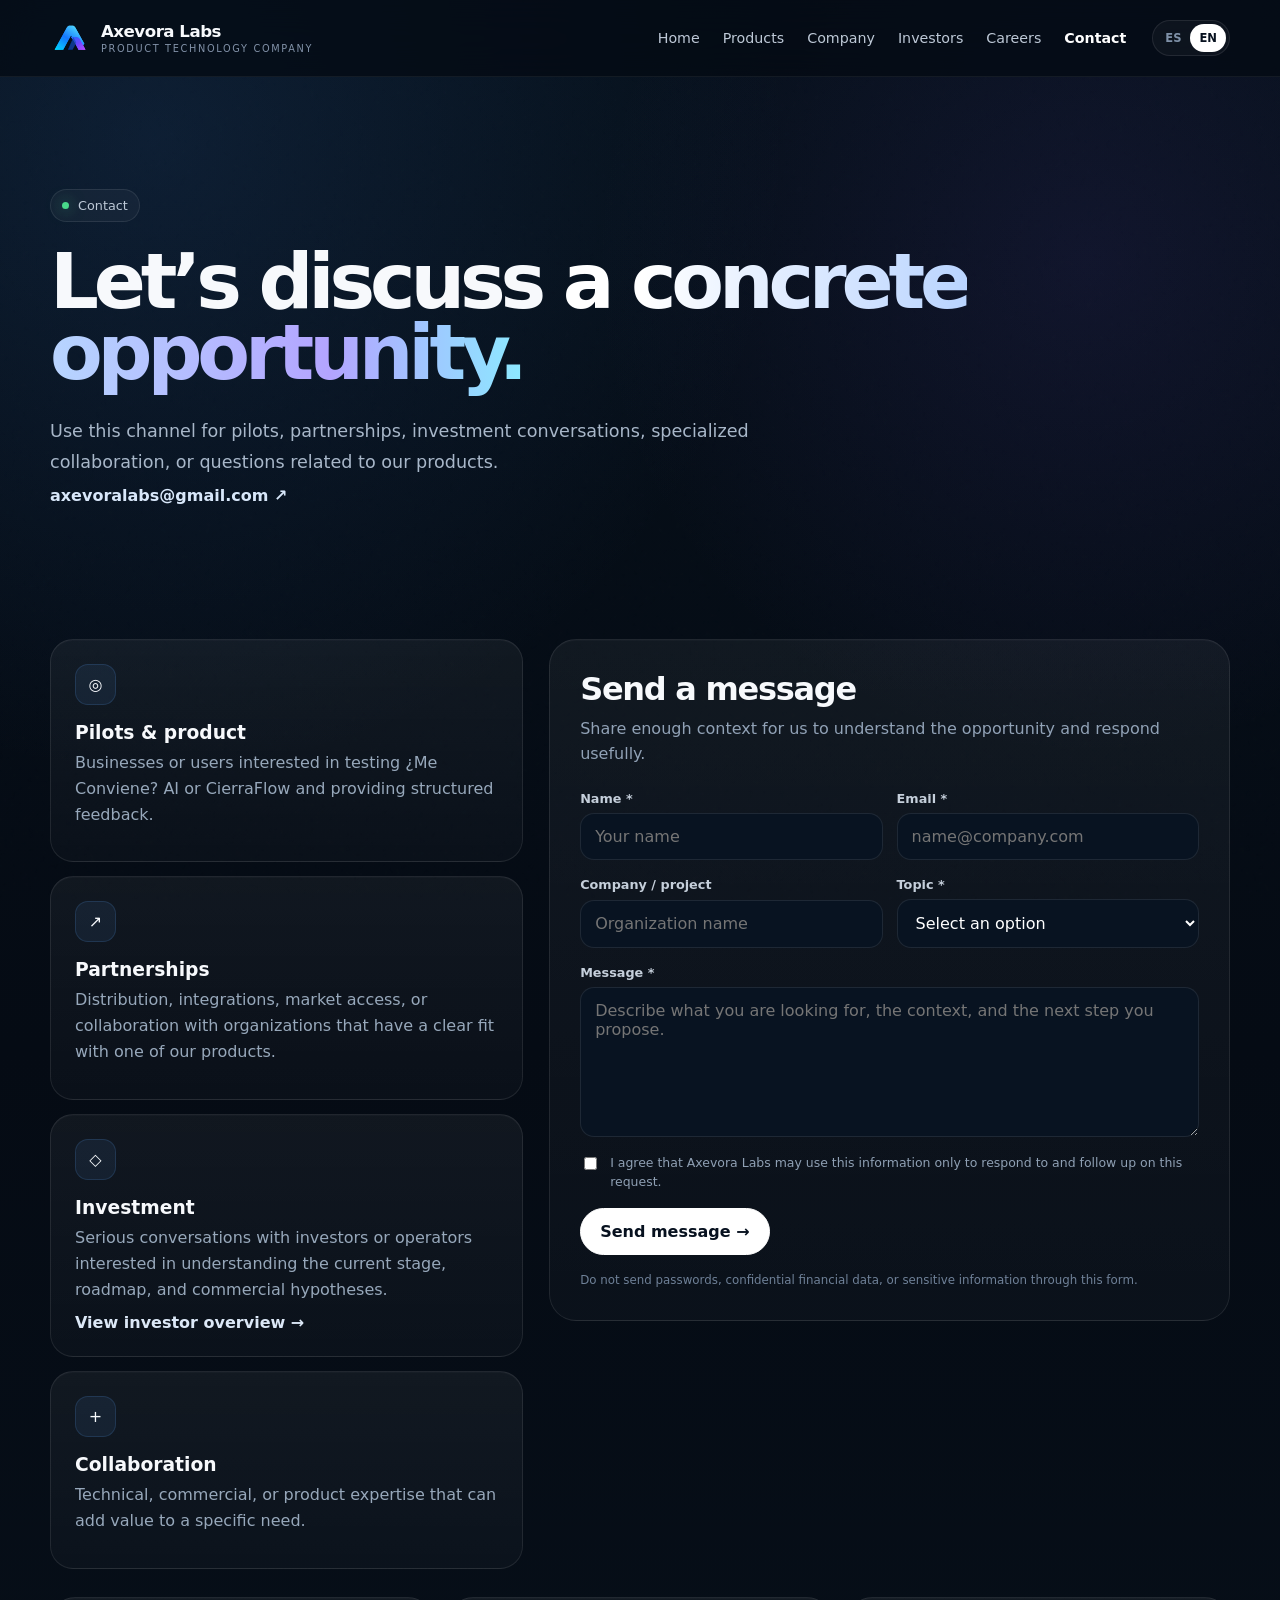
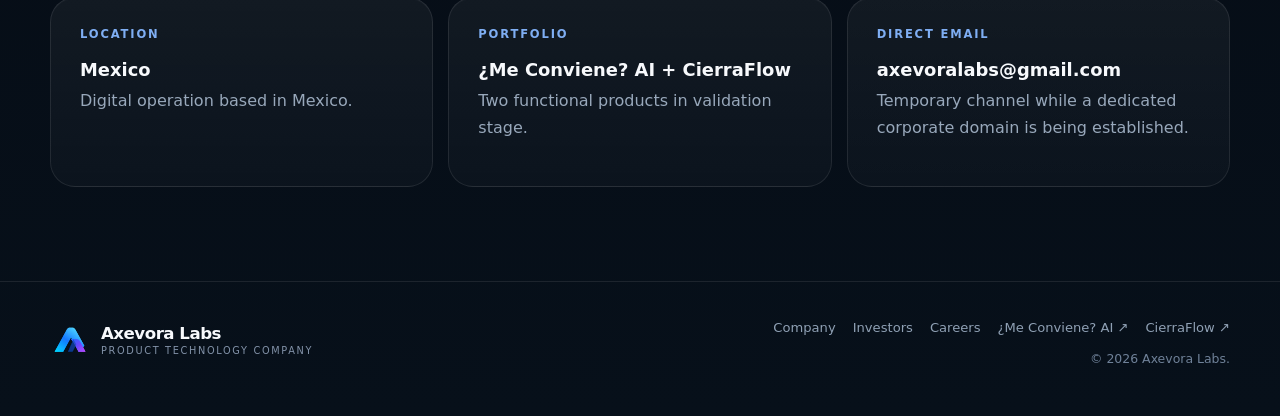
<file: contact.html>
<!DOCTYPE html><html lang="es"><head><meta charset="UTF-8"><meta name="viewport" content="width=device-width,initial-scale=1"><meta name="description" content="Contact Axevora Labs for product pilots, partnerships, investment conversations, and strategic collaboration."><meta name="theme-color" content="#050b14"><title>Contact | Axevora Labs</title><link rel="stylesheet" href="styles.css"></head><body><div class="noise"></div><div class="nav-wrap"><div class="container"><nav><a class="brand" href="index.html"><div class="brand-mark"><img src="axevora-mark.svg" alt=""></div><div><span>Axevora Labs</span><small>Product Technology Company</small></div></a><div class="nav-links"><a href="index.html" data-es="Inicio" data-en="Home">Inicio</a><a href="index.html#products" data-es="Productos" data-en="Products">Productos</a><a href="about.html" data-es="Compañía" data-en="Company">Compañía</a><a href="investors.html" data-es="Inversionistas" data-en="Investors">Inversionistas</a><a href="careers.html" data-es="Talento" data-en="Careers">Talento</a><a class="active" href="contact.html" data-es="Contacto" data-en="Contact">Contacto</a><div class="lang-switch"><button data-lang-btn="es">ES</button><button data-lang-btn="en">EN</button></div></div><button class="mobile-menu-btn" data-menu-btn>☰</button></nav><div class="mobile-panel" data-mobile-panel><a href="index.html">Home</a><a href="about.html">Company</a><a href="investors.html">Investors</a><a href="careers.html">Careers</a><div class="lang-switch"><button data-lang-btn="es">ES</button><button data-lang-btn="en">EN</button></div></div></div></div><main><section class="page-hero"><div class="container"><div class="eyebrow"><span class="dot"></span><span data-es="Contacto" data-en="Contact">Contacto</span></div><h1><span data-es="Conversemos sobre " data-en="Let’s discuss ">Conversemos sobre </span><span class="gradient-text" data-es="una oportunidad concreta." data-en="a concrete opportunity.">una oportunidad concreta.</span></h1><p class="lede" data-es="Usa este canal para pilotos, alianzas, conversaciones de inversión, colaboración especializada o preguntas relacionadas con nuestros productos." data-en="Use this channel for pilots, partnerships, investment conversations, specialized collaboration, or questions related to our products.">Usa este canal para pilotos, alianzas, conversaciones de inversión, colaboración especializada o preguntas relacionadas con nuestros productos.</p><a class="email-direct" href="mailto:axevoralabs@gmail.com">axevoralabs@gmail.com ↗</a></div></section><section style="padding-top:20px"><div class="container"><div class="contact-layout"><div class="contact-info"><article class="contact-card"><div class="icon">◎</div><h3 data-es="Pilotos y producto" data-en="Pilots & product">Pilotos y producto</h3><p data-es="Negocios o usuarios interesados en probar ¿Me Conviene? AI o CierraFlow y compartir feedback estructurado." data-en="Businesses or users interested in testing ¿Me Conviene? AI or CierraFlow and providing structured feedback.">Negocios o usuarios interesados en probar ¿Me Conviene? AI o CierraFlow y compartir feedback estructurado.</p></article><article class="contact-card"><div class="icon">↗</div><h3 data-es="Alianzas" data-en="Partnerships">Alianzas</h3><p data-es="Distribución, integraciones, acceso a mercado o colaboración con organizaciones que tengan un encaje claro con alguno de los productos." data-en="Distribution, integrations, market access, or collaboration with organizations that have a clear fit with one of our products.">Distribución, integraciones, acceso a mercado o colaboración con organizaciones que tengan un encaje claro con alguno de los productos.</p></article><article class="contact-card"><div class="icon">◇</div><h3 data-es="Inversión" data-en="Investment">Inversión</h3><p data-es="Conversaciones serias con inversionistas u operadores interesados en entender la etapa actual, el roadmap y las hipótesis comerciales." data-en="Serious conversations with investors or operators interested in understanding the current stage, roadmap, and commercial hypotheses.">Conversaciones serias con inversionistas u operadores interesados en entender la etapa actual, el roadmap y las hipótesis comerciales.</p><a href="investors.html" data-es="Ver investor overview →" data-en="View investor overview →">Ver investor overview →</a></article><article class="contact-card"><div class="icon">+</div><h3 data-es="Colaboración" data-en="Collaboration">Colaboración</h3><p data-es="Experiencia técnica, comercial o de producto que pueda aportar valor a una necesidad específica." data-en="Technical, commercial, or product expertise that can add value to a specific need.">Experiencia técnica, comercial o de producto que pueda aportar valor a una necesidad específica.</p></article></div><div class="contact-form-wrap"><h2 data-es="Enviar mensaje" data-en="Send a message">Enviar mensaje</h2><p class="form-intro" data-es="Comparte contexto suficiente para entender la oportunidad y responder de forma útil." data-en="Share enough context for us to understand the opportunity and respond usefully.">Comparte contexto suficiente para entender la oportunidad y responder de forma útil.</p><form class="contact-form" id="contact-form" data-contact-form><div class="form-grid"><div class="field"><label for="name" data-es="Nombre *" data-en="Name *">Nombre *</label><input id="name" name="name" type="text" autocomplete="name" required maxlength="100" data-placeholder-es="Tu nombre" data-placeholder-en="Your name" placeholder="Tu nombre"></div><div class="field"><label for="email" data-es="Correo *" data-en="Email *">Correo *</label><input id="email" name="email" type="email" autocomplete="email" required maxlength="160" placeholder="name@company.com"></div></div><div class="form-grid"><div class="field"><label for="company" data-es="Empresa / proyecto" data-en="Company / project">Empresa / proyecto</label><input id="company" name="company" type="text" autocomplete="organization" maxlength="120" data-placeholder-es="Nombre de la organización" data-placeholder-en="Organization name" placeholder="Nombre de la organización"></div><div class="field"><label for="topic" data-es="Motivo *" data-en="Topic *">Motivo *</label><select id="topic" name="topic" required><option value="" selected disabled data-es="Selecciona una opción" data-en="Select an option">Selecciona una opción</option><option value="Product Pilot">Product Pilot</option><option value="Partnership">Partnership</option><option value="Investment">Investment</option><option value="Collaboration">Collaboration</option><option value="Other">Other</option></select></div></div><div class="field"><label for="message" data-es="Mensaje *" data-en="Message *">Mensaje *</label><textarea id="message" name="message" required minlength="20" maxlength="4000" data-placeholder-es="Describe qué buscas, el contexto y el siguiente paso que propones." data-placeholder-en="Describe what you are looking for, the context, and the next step you propose." placeholder="Describe qué buscas, el contexto y el siguiente paso que propones."></textarea></div><div class="hp-field" aria-hidden="true"><input name="website" type="text" tabindex="-1" autocomplete="off"></div><label class="consent"><input type="checkbox" name="consent" required><span data-es="Acepto que Axevora Labs utilice esta información únicamente para responder y dar seguimiento a esta solicitud." data-en="I agree that Axevora Labs may use this information only to respond to and follow up on this request.">Acepto que Axevora Labs utilice esta información únicamente para responder y dar seguimiento a esta solicitud.</span></label><div class="form-status" data-form-status role="status" aria-live="polite"></div><div class="actions" style="margin-top:0"><button class="btn btn-primary" type="submit"><span data-es="Enviar mensaje →" data-en="Send message →">Enviar mensaje →</span></button></div><p class="form-note" data-es="No envíes contraseñas, datos financieros confidenciales ni información sensible mediante este formulario." data-en="Do not send passwords, confidential financial data, or sensitive information through this form.">No envíes contraseñas, datos financieros confidenciales ni información sensible mediante este formulario.</p></form></div></div><div class="contact-band"><article class="card"><div class="meta" data-es="Ubicación" data-en="Location">Ubicación</div><strong>Mexico</strong><p data-es="Operación digital con base en México." data-en="Digital operation based in Mexico.">Operación digital con base en México.</p></article><article class="card"><div class="meta" data-es="Portafolio" data-en="Portfolio">Portafolio</div><strong>¿Me Conviene? AI + CierraFlow</strong><p data-es="Dos productos funcionales en etapa de validación." data-en="Two functional products in validation stage.">Dos productos funcionales en etapa de validación.</p></article><article class="card"><div class="meta" data-es="Correo directo" data-en="Direct email">Correo directo</div><strong>axevoralabs@gmail.com</strong><p data-es="Canal temporal mientras se habilita un dominio corporativo propio." data-en="Temporary channel while a dedicated corporate domain is being established.">Canal temporal mientras se habilita un dominio corporativo propio.</p></article></div></div></section></main><footer><div class="container footer-grid"><div><a class="brand" href="index.html"><div class="brand-mark"><img src="axevora-mark.svg" alt=""></div><div><span>Axevora Labs</span><small>Product Technology Company</small></div></a></div><div class="footer-right"><div class="footer-links"><a href="about.html">Company</a><a href="investors.html">Investors</a><a href="careers.html">Careers</a><a href="https://me-conviene-ai.vercel.app/" target="_blank" rel="noopener noreferrer">¿Me Conviene? AI ↗</a><a href="https://cierraflow.vercel.app/" target="_blank" rel="noopener noreferrer">CierraFlow ↗</a></div><div class="footer-copy">© 2026 Axevora Labs.</div></div></div></footer><script src="app.js"></script></body></html>
</file>
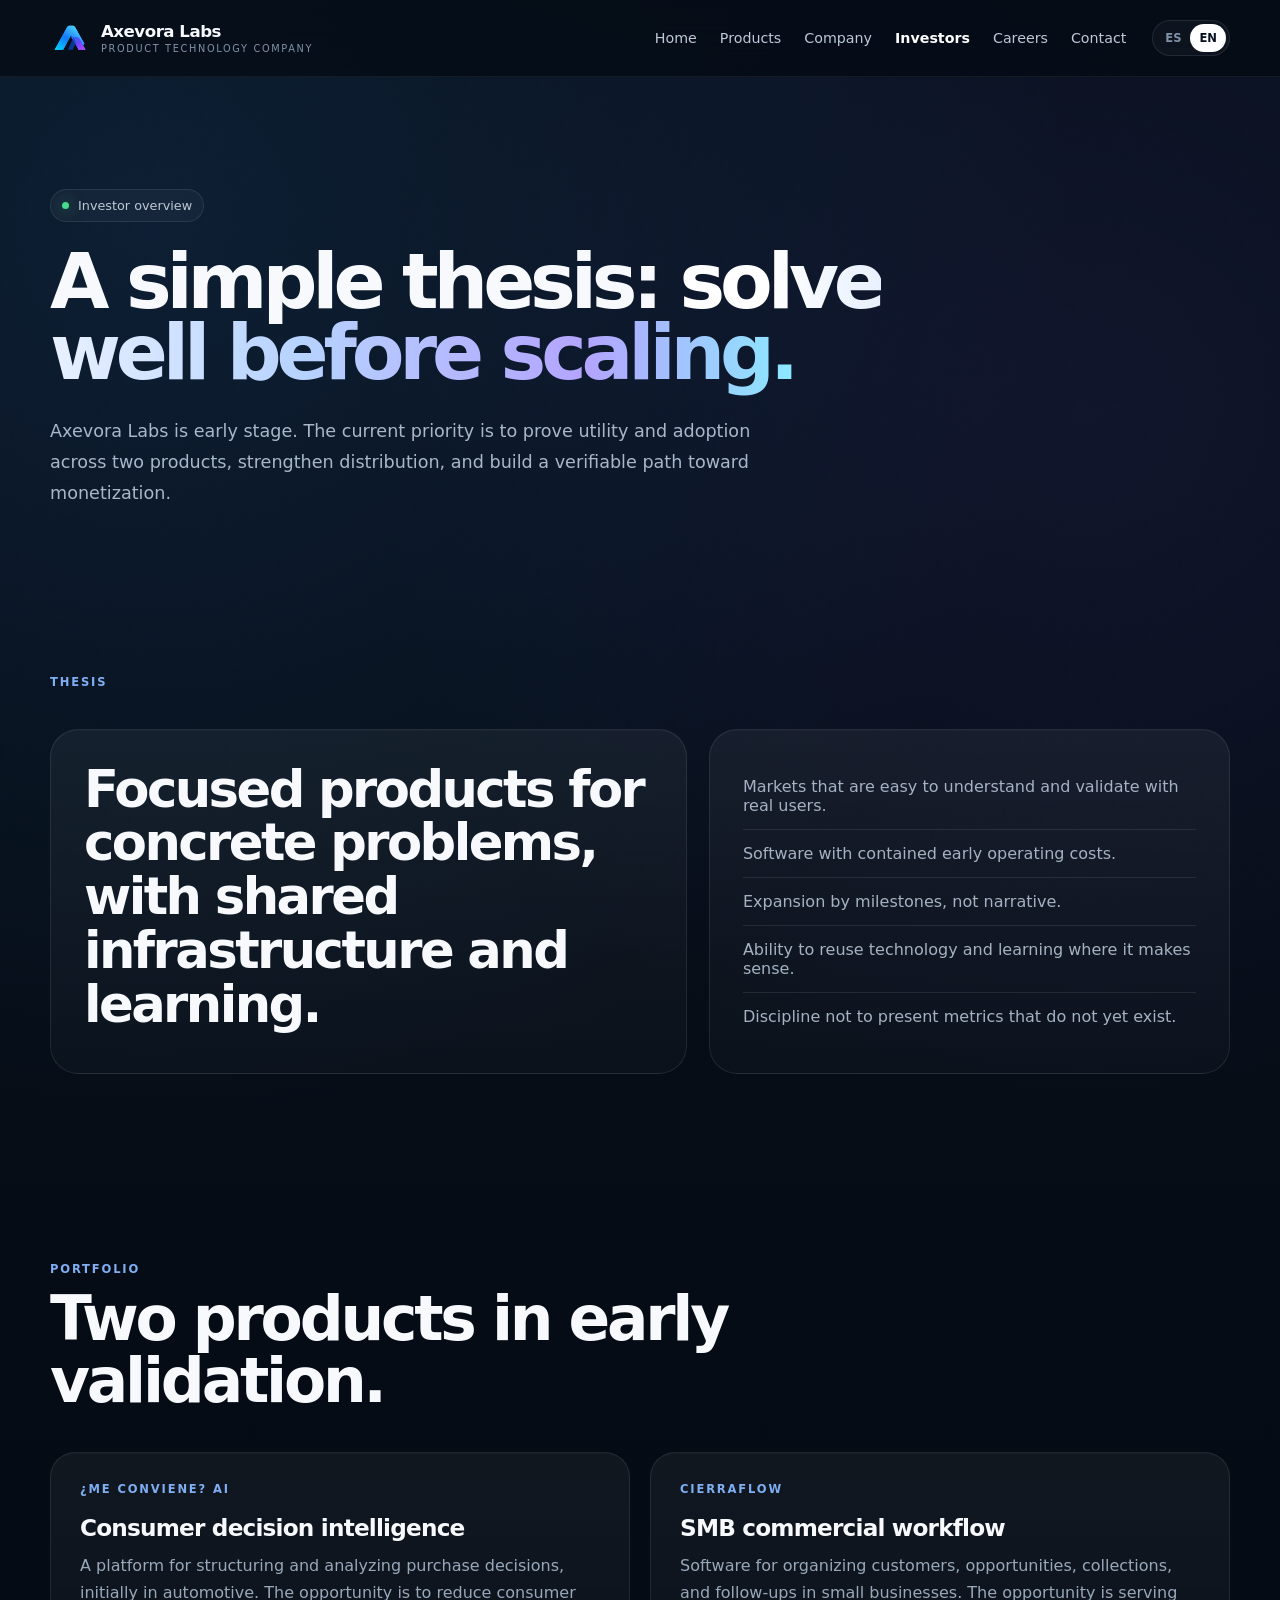
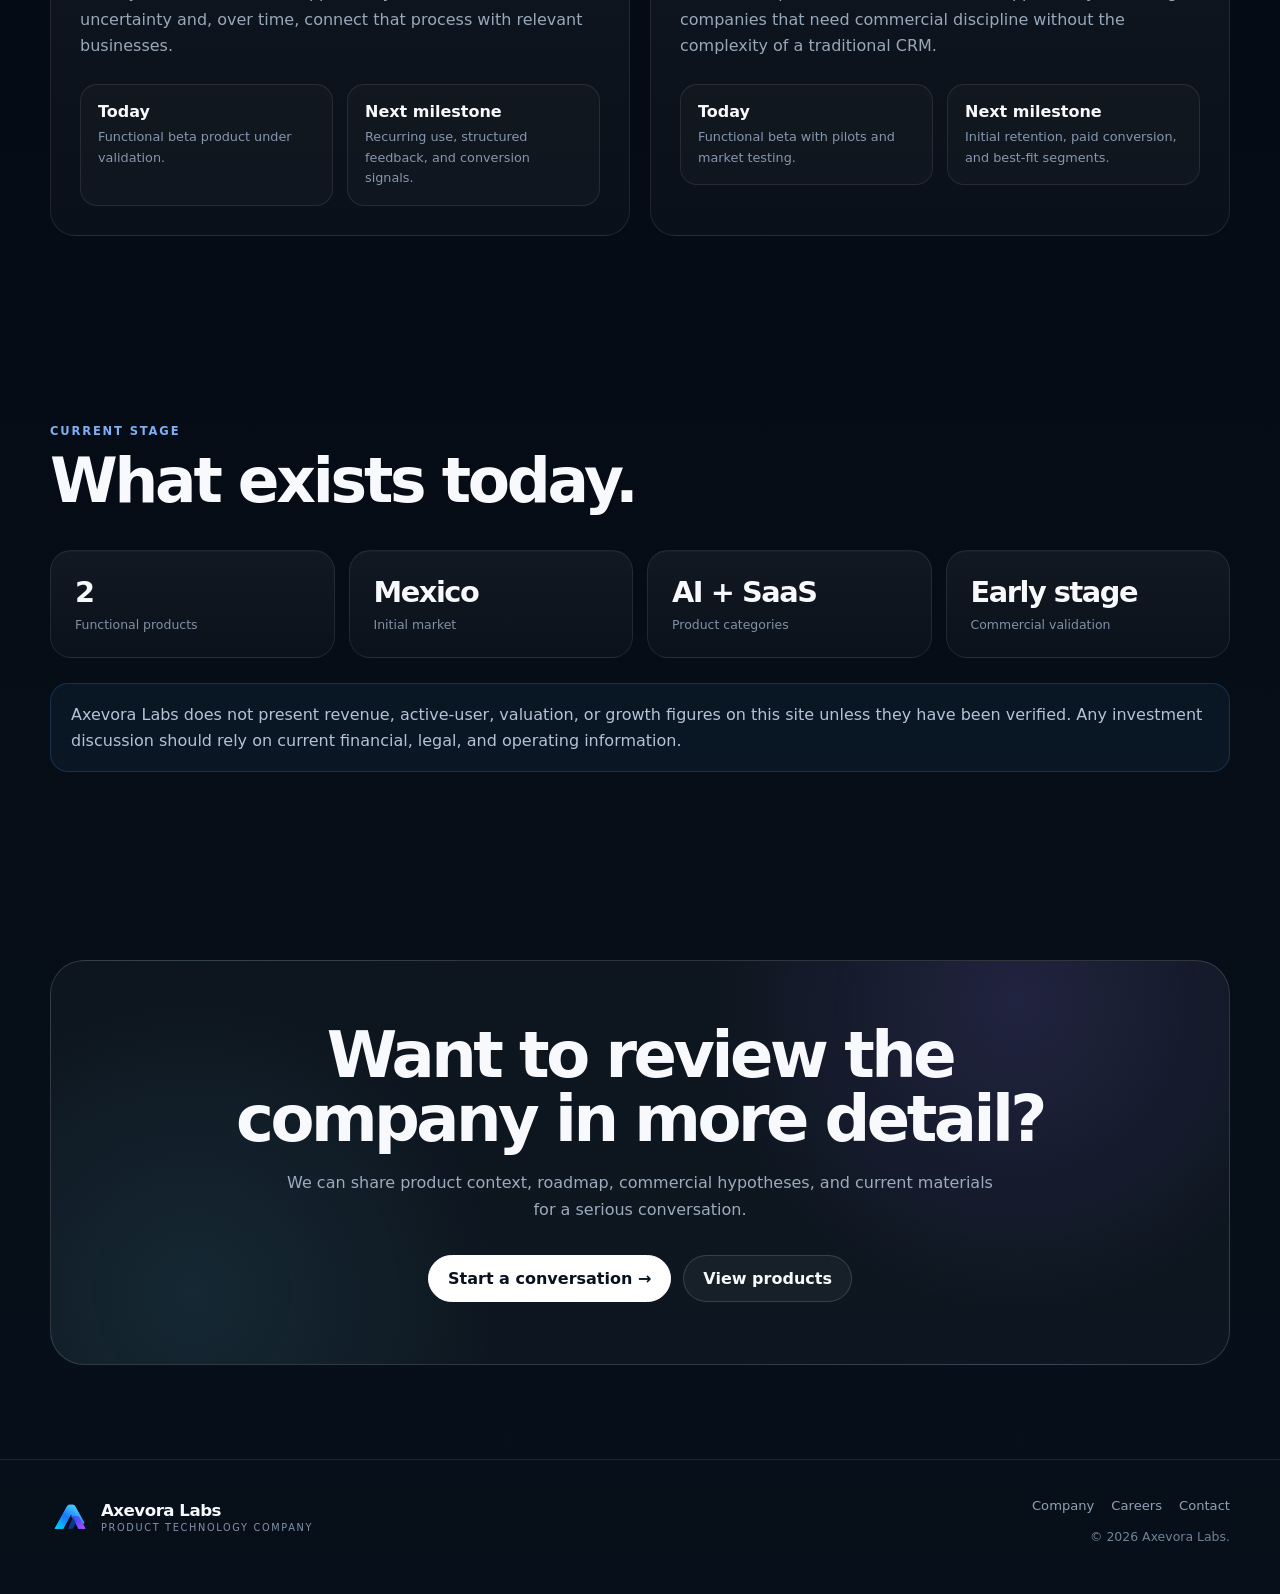
<file: investors.html>
<!DOCTYPE html><html lang="es"><head><meta charset="UTF-8"><meta name="viewport" content="width=device-width,initial-scale=1"><meta name="description" content="Investor overview for Axevora Labs — early-stage product company building focused software products from Mexico."><meta name="theme-color" content="#050b14"><title>Investors | Axevora Labs</title><link rel="stylesheet" href="styles.css"></head><body><div class="noise"></div><div class="nav-wrap"><div class="container"><nav><a class="brand" href="index.html"><div class="brand-mark"><img src="axevora-mark.svg" alt=""></div><div><span>Axevora Labs</span><small>Product Technology Company</small></div></a><div class="nav-links"><a href="index.html" data-es="Inicio" data-en="Home">Inicio</a><a href="index.html#products" data-es="Productos" data-en="Products">Productos</a><a href="about.html" data-es="Compañía" data-en="Company">Compañía</a><a class="active" href="investors.html" data-es="Inversionistas" data-en="Investors">Inversionistas</a><a href="careers.html" data-es="Talento" data-en="Careers">Talento</a><a href="contact.html" data-es="Contacto" data-en="Contact">Contacto</a><div class="lang-switch"><button data-lang-btn="es">ES</button><button data-lang-btn="en">EN</button></div></div><button class="mobile-menu-btn" data-menu-btn>☰</button></nav><div class="mobile-panel" data-mobile-panel><a href="index.html">Home</a><a href="about.html">Company</a><a href="careers.html">Careers</a><a href="contact.html">Contact</a><div class="lang-switch"><button data-lang-btn="es">ES</button><button data-lang-btn="en">EN</button></div></div></div></div><main><section class="page-hero"><div class="container"><div class="eyebrow"><span class="dot"></span><span>Investor overview</span></div><h1><span data-es="Una tesis simple: " data-en="A simple thesis: ">Una tesis simple: </span><span class="gradient-text" data-es="resolver bien antes de escalar." data-en="solve well before scaling.">resolver bien antes de escalar.</span></h1><p class="lede" data-es="Axevora Labs está en etapa temprana. Hoy la prioridad es demostrar utilidad y adopción en dos productos, fortalecer distribución y construir un camino verificable hacia monetización." data-en="Axevora Labs is early stage. The current priority is to prove utility and adoption across two products, strengthen distribution, and build a verifiable path toward monetization.">Axevora Labs está en etapa temprana. Hoy la prioridad es demostrar utilidad y adopción en dos productos, fortalecer distribución y construir un camino verificable hacia monetización.</p></div></section><section><div class="container"><div class="section-kicker" data-es="Tesis" data-en="Thesis">Tesis</div><div class="investor-band"><div class="panel"><h2 class="thesis" data-es="Productos específicos sobre problemas concretos, con infraestructura y aprendizaje compartidos." data-en="Focused products for concrete problems, with shared infrastructure and learning.">Productos específicos sobre problemas concretos, con infraestructura y aprendizaje compartidos.</h2></div><div class="panel"><ul class="list-clean"><li data-es="Mercados fáciles de entender y validar con usuarios reales." data-en="Markets that are easy to understand and validate with real users.">Mercados fáciles de entender y validar con usuarios reales.</li><li data-es="Software con costos operativos iniciales contenidos." data-en="Software with contained early operating costs.">Software con costos operativos iniciales contenidos.</li><li data-es="Expansión por hitos, no por narrativa." data-en="Expansion by milestones, not narrative.">Expansión por hitos, no por narrativa.</li><li data-es="Capacidad de reutilizar tecnología y aprendizaje donde tenga sentido." data-en="Ability to reuse technology and learning where it makes sense.">Capacidad de reutilizar tecnología y aprendizaje donde tenga sentido.</li><li data-es="Disciplina para no presentar métricas que aún no existen." data-en="Discipline not to present metrics that do not yet exist.">Disciplina para no presentar métricas que aún no existen.</li></ul></div></div></div></section><section><div class="container"><div class="section-kicker" data-es="Portafolio" data-en="Portfolio">Portafolio</div><h2 class="section-title" data-es="Dos productos en validación temprana." data-en="Two products in early validation.">Dos productos en validación temprana.</h2><div class="grid-2"><div class="card"><div class="meta">¿Me Conviene? AI</div><h3>Consumer decision intelligence</h3><p data-es="Plataforma para estructurar y analizar decisiones de compra, inicialmente en automóviles. La oportunidad se encuentra en reducir incertidumbre para el consumidor y, a futuro, conectar ese proceso con negocios relevantes." data-en="A platform for structuring and analyzing purchase decisions, initially in automotive. The opportunity is to reduce consumer uncertainty and, over time, connect that process with relevant businesses.">Plataforma para estructurar y analizar decisiones de compra, inicialmente en automóviles. La oportunidad se encuentra en reducir incertidumbre para el consumidor y, a futuro, conectar ese proceso con negocios relevantes.</p><div class="product-strip"><div class="product-mini"><strong data-es="Hoy" data-en="Today">Hoy</strong><span data-es="Producto funcional en beta y proceso de validación." data-en="Functional beta product under validation.">Producto funcional en beta y proceso de validación.</span></div><div class="product-mini"><strong data-es="Próximo hito" data-en="Next milestone">Próximo hito</strong><span data-es="Uso recurrente, feedback estructurado y señales de conversión." data-en="Recurring use, structured feedback, and conversion signals.">Uso recurrente, feedback estructurado y señales de conversión.</span></div></div></div><div class="card"><div class="meta">CierraFlow</div><h3>SMB commercial workflow</h3><p data-es="Software para organizar clientes, oportunidades, cobros y seguimientos en pequeños negocios. La oportunidad está en servir a empresas que necesitan disciplina comercial sin la complejidad de un CRM tradicional." data-en="Software for organizing customers, opportunities, collections, and follow-ups in small businesses. The opportunity is serving companies that need commercial discipline without the complexity of a traditional CRM.">Software para organizar clientes, oportunidades, cobros y seguimientos en pequeños negocios. La oportunidad está en servir a empresas que necesitan disciplina comercial sin la complejidad de un CRM tradicional.</p><div class="product-strip"><div class="product-mini"><strong data-es="Hoy" data-en="Today">Hoy</strong><span data-es="Producto funcional en beta con pilotos y pruebas de mercado." data-en="Functional beta with pilots and market testing.">Producto funcional en beta con pilotos y pruebas de mercado.</span></div><div class="product-mini"><strong data-es="Próximo hito" data-en="Next milestone">Próximo hito</strong><span data-es="Retención inicial, conversión a pago y segmentos con mejor ajuste." data-en="Initial retention, paid conversion, and best-fit segments.">Retención inicial, conversión a pago y segmentos con mejor ajuste.</span></div></div></div></div></div></section><section><div class="container"><div class="section-kicker" data-es="Etapa actual" data-en="Current stage">Etapa actual</div><h2 class="section-title" data-es="Lo que existe hoy." data-en="What exists today.">Lo que existe hoy.</h2><div class="metric-grid"><div class="metric"><strong>2</strong><span data-es="Productos funcionales" data-en="Functional products">Productos funcionales</span></div><div class="metric"><strong>Mexico</strong><span data-es="Mercado inicial" data-en="Initial market">Mercado inicial</span></div><div class="metric"><strong>AI + SaaS</strong><span data-es="Categorías de producto" data-en="Product categories">Categorías de producto</span></div><div class="metric"><strong>Early stage</strong><span data-es="Validación comercial" data-en="Commercial validation">Validación comercial</span></div></div><div class="notice" data-es="Axevora Labs no presenta en este sitio cifras de ingresos, usuarios activos, valuación o crecimiento que no hayan sido verificadas. Cualquier conversación de inversión debe apoyarse en información financiera, legal y operativa actualizada." data-en="Axevora Labs does not present revenue, active-user, valuation, or growth figures on this site unless they have been verified. Any investment discussion should rely on current financial, legal, and operating information.">Axevora Labs no presenta en este sitio cifras de ingresos, usuarios activos, valuación o crecimiento que no hayan sido verificadas. Cualquier conversación de inversión debe apoyarse en información financiera, legal y operativa actualizada.</div></div></section><section><div class="container"><div class="cta"><h2 data-es="¿Quieres conocer el proyecto con más detalle?" data-en="Want to review the company in more detail?">¿Quieres conocer el proyecto con más detalle?</h2><p data-es="Podemos compartir contexto de producto, roadmap, hipótesis comerciales y material actualizado para una conversación seria." data-en="We can share product context, roadmap, commercial hypotheses, and current materials for a serious conversation.">Podemos compartir contexto de producto, roadmap, hipótesis comerciales y material actualizado para una conversación seria.</p><div class="actions" style="justify-content:center"><a class="btn btn-primary" href="contact.html" data-es="Abrir conversación →" data-en="Start a conversation →">Abrir conversación →</a><a class="btn btn-secondary" href="index.html#products" data-es="Ver productos" data-en="View products">Ver productos</a></div></div></div></section></main><footer><div class="container footer-grid"><div><a class="brand" href="index.html"><div class="brand-mark"><img src="axevora-mark.svg" alt=""></div><div><span>Axevora Labs</span><small>Product Technology Company</small></div></a></div><div class="footer-right"><div class="footer-links"><a href="about.html">Company</a><a href="careers.html">Careers</a><a href="contact.html">Contact</a></div><div class="footer-copy">© 2026 Axevora Labs.</div></div></div></footer><script src="app.js"></script></body></html>
</file>
<file: styles.css>
:root{--bg:#050b14;--bg2:#08111e;--panel:#0b1624;--panel2:#0e1b2c;--text:#f7f9fc;--muted:#9aabc1;--muted2:#73849a;--line:rgba(255,255,255,.09);--line2:rgba(255,255,255,.14);--blue:#5ea6ff;--cyan:#66e0ff;--violet:#8f78ff;--green:#49d98a;--shadow:0 28px 80px rgba(0,0,0,.34);--max:1180px;--radius:26px}*{box-sizing:border-box}html{scroll-behavior:smooth}body{margin:0;font-family:Inter,ui-sans-serif,system-ui,-apple-system,BlinkMacSystemFont,"Segoe UI",sans-serif;background:radial-gradient(circle at 12% 7%,rgba(55,111,190,.16),transparent 29%),radial-gradient(circle at 85% 13%,rgba(111,77,210,.11),transparent 24%),linear-gradient(180deg,#06101a 0%,#050b14 52%,#07101a 100%);color:var(--text);min-height:100vh;overflow-x:hidden;-webkit-font-smoothing:antialiased}a{color:inherit;text-decoration:none}button,input,select,textarea{font:inherit}.container{width:min(calc(100% - 40px),var(--max));margin:auto}.noise{position:fixed;inset:0;pointer-events:none;z-index:-1;opacity:.08;background-image:url("data:image/svg+xml,%3Csvg viewBox='0 0 180 180' xmlns='http://www.w3.org/2000/svg'%3E%3Cfilter id='n'%3E%3CfeTurbulence type='fractalNoise' baseFrequency='.82' numOctaves='3' stitchTiles='stitchTiles'/%3E%3C/filter%3E%3Crect width='100%25' height='100%25' filter='url(%23n)' opacity='.12'/%3E%3C/svg%3E")}.nav-wrap{position:sticky;top:0;z-index:100;background:rgba(5,11,20,.78);backdrop-filter:blur(18px);border-bottom:1px solid rgba(255,255,255,.06)}nav{height:76px;display:flex;align-items:center;justify-content:space-between;gap:24px}.brand{display:flex;align-items:center;gap:12px;min-width:max-content}.brand-mark{width:39px;height:39px;display:grid;place-items:center}.brand-mark img{width:100%;height:100%;display:block;object-fit:contain}.brand span{display:block;font-size:1.04rem;font-weight:800;letter-spacing:-.03em}.brand small{display:block;margin-top:2px;font-size:.61rem;letter-spacing:.17em;text-transform:uppercase;color:#8292a8}.nav-links{display:flex;align-items:center;gap:23px;color:#bec9d7;font-size:.89rem}.nav-links a{transition:.2s ease}.nav-links a:hover,.nav-links a.active{color:#fff}.nav-links a.active{font-weight:750}.nav-cta{padding:10px 15px;border:1px solid var(--line2);border-radius:999px;background:rgba(255,255,255,.045)}.lang-switch{display:flex;align-items:center;padding:3px;border:1px solid var(--line);border-radius:999px;background:rgba(255,255,255,.035);margin-left:3px}.lang-switch button{border:0;background:transparent;color:#7f91a8;padding:7px 9px;border-radius:999px;cursor:pointer;font-size:.72rem;font-weight:800}.lang-switch button.active{background:#fff;color:#07111f}.mobile-menu-btn{display:none;border:1px solid var(--line2);background:rgba(255,255,255,.05);color:#fff;border-radius:12px;padding:9px 11px;cursor:pointer}.mobile-panel{display:none}.eyebrow{display:inline-flex;align-items:center;gap:9px;padding:8px 11px;border:1px solid var(--line);background:rgba(255,255,255,.035);border-radius:999px;color:#bdc9d7;font-size:.8rem;margin-bottom:24px}.dot{width:7px;height:7px;border-radius:50%;background:var(--green);box-shadow:0 0 15px rgba(73,217,138,.65)}h1,h2,h3,p{margin-top:0}h1{font-size:clamp(3.25rem,7vw,6.8rem);line-height:.93;letter-spacing:-.067em;margin-bottom:0;max-width:1000px}.page-hero h1{font-size:clamp(3rem,6vw,5.6rem)}.gradient-text{background:linear-gradient(90deg,#fff 9%,#b6d2ff 48%,#b3a4ff 78%,#8ce9ff);-webkit-background-clip:text;background-clip:text;color:transparent}.lede{color:#a8b7c9;font-size:1.1rem;line-height:1.76;max-width:760px;margin:27px 0 0}.hero-home{padding:92px 0 80px;min-height:calc(100vh - 76px);display:grid;align-items:center}.hero-grid{display:grid;grid-template-columns:1.08fr .92fr;gap:70px;align-items:center}.actions{display:flex;gap:12px;flex-wrap:wrap;margin-top:31px}.btn{display:inline-flex;align-items:center;justify-content:center;gap:9px;padding:13px 19px;border-radius:999px;font-weight:780;border:1px solid var(--line2);transition:.22s ease;cursor:pointer}.btn:hover{transform:translateY(-2px)}.btn-primary{background:#fff;color:#07111f;border-color:#fff}.btn-secondary{background:rgba(255,255,255,.045)}.hero-card,.panel,.card,.product,.contact-card,.contact-form-wrap,.metric,.trust-item{border:1px solid var(--line);background:linear-gradient(180deg,rgba(255,255,255,.052),rgba(255,255,255,.025));box-shadow:0 1px 0 rgba(255,255,255,.02) inset}.hero-card{border-radius:32px;padding:30px;min-height:510px;position:relative;overflow:hidden;box-shadow:var(--shadow)}.hero-card:before{content:"";position:absolute;right:-100px;top:-130px;width:340px;height:340px;border-radius:50%;background:rgba(94,166,255,.17);filter:blur(10px)}.card-label,.meta,.section-kicker{font-size:.72rem;text-transform:uppercase;letter-spacing:.16em;font-weight:800;color:#7faef3}.company-snapshot{position:relative;margin-top:28px;display:grid;gap:13px}.snapshot-row{display:flex;justify-content:space-between;gap:20px;padding:18px 0;border-bottom:1px solid var(--line)}.snapshot-row:last-child{border-bottom:0}.snapshot-row span{color:#8293a8;font-size:.85rem}.snapshot-row strong{font-size:.98rem;text-align:right}.snapshot-note{margin-top:25px;padding:16px 17px;border-radius:18px;background:rgba(94,166,255,.075);border:1px solid rgba(94,166,255,.16);color:#b9c9dc;font-size:.85rem;line-height:1.55}.trust-strip{border-top:1px solid var(--line);border-bottom:1px solid var(--line);background:rgba(255,255,255,.018)}.trust-grid{display:grid;grid-template-columns:repeat(4,1fr)}.trust-item{border:0;border-right:1px solid var(--line);padding:24px 25px;background:transparent}.trust-item:last-child{border-right:0}.trust-item strong{display:block;font-size:1.04rem;margin-bottom:5px}.trust-item span{color:#8191a6;font-size:.78rem;line-height:1.45}section{padding:94px 0}.page-hero{padding:112px 0 72px}.section-title{font-size:clamp(2.35rem,4.8vw,4.35rem);line-height:1.01;letter-spacing:-.052em;margin:12px 0 18px;max-width:950px}.section-copy{color:#99a9bd;line-height:1.75;max-width:760px}.products-grid{display:grid;grid-template-columns:repeat(2,1fr);gap:22px;margin-top:44px}.product{padding:31px;border-radius:28px;display:flex;flex-direction:column;min-height:450px;transition:.24s ease;position:relative;overflow:hidden}.product:hover{transform:translateY(-4px);border-color:rgba(255,255,255,.16)}.product-top{display:flex;align-items:center;justify-content:space-between;gap:15px;margin-bottom:58px}.product-logo{display:flex;align-items:center;gap:14px}.logo-icon{width:54px;height:54px;border-radius:16px;display:grid;place-items:center;background:rgba(255,255,255,.06);border:1px solid var(--line)}.logo-icon svg{width:32px;height:32px}.product-name{font-size:1.31rem;font-weight:830;letter-spacing:-.03em}.product-type{font-size:.74rem;color:#7f91a7;margin-top:4px}.status-pill{font-size:.7rem;font-weight:800;padding:7px 9px;border-radius:999px;border:1px solid rgba(73,217,138,.18);background:rgba(73,217,138,.07);color:#a7e9c5}.product h3{font-size:2rem;line-height:1.08;letter-spacing:-.045em;margin-bottom:14px}.product p{color:#a2b0c1;line-height:1.68;margin-bottom:28px}.product-link{margin-top:auto;font-weight:800;display:inline-flex;align-items:center;gap:8px}.split{display:grid;grid-template-columns:.95fr 1.05fr;gap:26px;margin-top:44px}.panel{border-radius:28px;padding:33px}.panel h3{font-size:2rem;letter-spacing:-.04em;line-height:1.08;margin-bottom:16px}.panel p{color:#9eacbe;line-height:1.73}.value-list{display:grid}.value{display:flex;gap:15px;padding:18px 0;border-bottom:1px solid var(--line)}.value:last-child{border-bottom:0}.value-num{width:36px;height:36px;flex:0 0 36px;border-radius:11px;display:grid;place-items:center;background:rgba(94,166,255,.08);border:1px solid rgba(94,166,255,.15);color:#aacbff;font-weight:850;font-size:.78rem}.value strong{display:block;margin-bottom:5px}.value span{color:#899aaf;font-size:.88rem;line-height:1.5}.grid-2,.grid-3{display:grid;gap:20px;margin-top:40px}.grid-2{grid-template-columns:repeat(2,1fr)}.grid-3{grid-template-columns:repeat(3,1fr)}.card{border-radius:25px;padding:29px}.card h3{font-size:1.45rem;letter-spacing:-.035em;margin-bottom:12px}.card p{color:#98a8bb;line-height:1.68}.card .meta{margin-bottom:18px}.timeline{margin-top:40px}.timeline-item{display:grid;grid-template-columns:165px 1fr;gap:30px;padding:24px 0;border-bottom:1px solid var(--line)}.timeline-item:last-child{border-bottom:0}.timeline-item .year{color:#86b4f7;font-weight:800;font-size:.84rem}.timeline-item strong{display:block;font-size:1.12rem;margin-bottom:6px}.timeline-item p{color:#91a1b5;line-height:1.6;margin:0}.metric-grid{display:grid;grid-template-columns:repeat(4,1fr);gap:14px;margin-top:38px}.metric{padding:24px;border-radius:21px}.metric strong{display:block;font-size:1.8rem;letter-spacing:-.05em;margin-bottom:5px}.metric span{color:#8191a6;font-size:.78rem}.notice{padding:18px 20px;border:1px solid rgba(94,166,255,.18);background:rgba(94,166,255,.06);border-radius:18px;color:#b3c3d6;line-height:1.6;margin-top:25px}.cta{border:1px solid var(--line2);border-radius:34px;padding:62px 40px;text-align:center;background:radial-gradient(circle at 82% 10%,rgba(143,120,255,.15),transparent 30%),radial-gradient(circle at 12% 82%,rgba(102,224,255,.09),transparent 28%),rgba(255,255,255,.03)}.cta h2{font-size:clamp(2.35rem,5vw,4.5rem);line-height:1;letter-spacing:-.055em;margin:0 auto 18px;max-width:900px}.cta p{color:#9cacbe;line-height:1.7;max-width:730px;margin:0 auto 27px}.role{min-height:260px;display:flex;flex-direction:column}.role .location{font-size:.8rem;color:#8293a8;margin-bottom:18px}.role .pill{margin-top:auto;align-self:flex-start;padding:7px 10px;border:1px solid var(--line);border-radius:999px;color:#aebaca;font-size:.73rem}.investor-band{display:grid;grid-template-columns:1.1fr .9fr;gap:22px;margin-top:40px}.thesis{font-size:clamp(2rem,4vw,3.6rem);line-height:1.05;letter-spacing:-.05em;margin:0}.list-clean{list-style:none;padding:0;margin:0}.list-clean li{padding:14px 0;border-bottom:1px solid var(--line);color:#a4b2c3}.list-clean li:last-child{border-bottom:0}.contact-layout{display:grid;grid-template-columns:.82fr 1.18fr;gap:26px;margin-top:42px;align-items:start}.contact-info{display:grid;gap:14px}.contact-card{padding:24px;border-radius:23px}.contact-card .icon{width:41px;height:41px;border-radius:13px;display:grid;place-items:center;background:rgba(94,166,255,.08);border:1px solid rgba(94,166,255,.16);margin-bottom:17px}.contact-card h3{margin-bottom:7px}.contact-card p{color:#97a8bb;line-height:1.62;margin-bottom:10px}.contact-card a{font-weight:750;color:#dce8f7}.contact-form-wrap{padding:30px;border-radius:27px}.contact-form-wrap h2{font-size:2rem;letter-spacing:-.04em;margin-bottom:8px}.form-intro{color:#91a2b6;line-height:1.6;margin-bottom:24px}.contact-form{display:grid;gap:17px}.form-grid{display:grid;grid-template-columns:1fr 1fr;gap:14px}.field{display:grid;gap:7px}.field label{font-size:.8rem;font-weight:750;color:#c5cfdb}.field input,.field select,.field textarea{width:100%;border:1px solid var(--line);background:#081321;color:#fff;border-radius:14px;padding:13px 14px;outline:none}.field input:focus,.field select:focus,.field textarea:focus{border-color:rgba(94,166,255,.5);box-shadow:0 0 0 3px rgba(94,166,255,.08)}.field textarea{min-height:150px;resize:vertical}.consent{display:flex;gap:10px;align-items:flex-start;color:#8fa0b4;font-size:.78rem;line-height:1.5}.consent input{margin-top:3px}.form-note{color:#6f8198;font-size:.74rem;line-height:1.5;margin:0}.form-status{display:none;padding:12px 14px;border-radius:13px;font-size:.8rem}.form-status.show{display:block}.form-status.success{background:rgba(73,217,138,.08);border:1px solid rgba(73,217,138,.17);color:#b8eccf}.form-status.error{background:rgba(255,104,104,.08);border:1px solid rgba(255,104,104,.18);color:#ffc1c1}.hp-field{position:absolute;left:-10000px}.contact-band{display:grid;grid-template-columns:repeat(3,1fr);gap:15px;margin-top:28px}.contact-band .card strong{display:block;font-size:1.12rem;margin-bottom:8px}.email-direct{display:inline-flex;align-items:center;gap:8px;margin-top:8px;color:#d8e7fa;font-weight:800}.product-strip{display:grid;grid-template-columns:1fr 1fr;gap:14px;margin-top:24px}.product-mini{padding:17px;border-radius:17px;border:1px solid var(--line);background:rgba(255,255,255,.025)}.product-mini strong{display:block;margin-bottom:5px}.product-mini span{font-size:.8rem;color:#8697ad;line-height:1.45}footer{padding:38px 0 50px;border-top:1px solid var(--line)}.footer-grid{display:grid;grid-template-columns:1fr auto;gap:30px;align-items:start}.footer-right{display:grid;gap:16px;justify-items:end}.footer-copy{color:#6f8198;font-size:.78rem}.footer-links{display:flex;gap:17px;flex-wrap:wrap;color:#8fa0b4;font-size:.82rem}.footer-links a:hover{color:#fff}.footer-note{color:#708197;font-size:.74rem;max-width:520px;line-height:1.5;margin-top:14px}@media(max-width:960px){.nav-links{display:none}.mobile-menu-btn{display:inline-flex}.mobile-panel.open{display:grid;position:absolute;left:0;right:0;top:76px;padding:18px 20px 22px;background:rgba(5,11,20,.98);border-bottom:1px solid var(--line);gap:14px}.mobile-panel a{color:#c7d1de}.mobile-panel .lang-switch{width:max-content}.hero-grid,.split,.investor-band,.contact-layout{grid-template-columns:1fr}.hero-home{padding-top:60px}.hero-card{min-height:auto}.grid-3,.contact-band{grid-template-columns:1fr}.products-grid,.grid-2{grid-template-columns:1fr}.trust-grid{grid-template-columns:repeat(2,1fr)}.trust-item:nth-child(2){border-right:0}.trust-item:nth-child(-n+2){border-bottom:1px solid var(--line)}.metric-grid{grid-template-columns:repeat(2,1fr)}.timeline-item{grid-template-columns:1fr;gap:7px}.footer-grid{grid-template-columns:1fr}.footer-right{justify-items:start}}@media(max-width:560px){.container{width:min(calc(100% - 24px),var(--max))}nav{height:68px}.mobile-panel.open{top:68px}.brand span{font-size:.98rem}.brand small{font-size:.55rem}.hero-home{min-height:auto;padding:48px 0 58px}.page-hero{padding:74px 0 48px}h1,.page-hero h1{font-size:3.15rem}section{padding:72px 0}.hero-card,.product,.panel,.card,.contact-form-wrap{padding:23px}.product{min-height:405px}.product-top{margin-bottom:42px;align-items:flex-start}.status-pill{display:none}.trust-grid,.metric-grid,.product-strip,.form-grid{grid-template-columns:1fr}.trust-item{border-right:0!important;border-bottom:1px solid var(--line)!important}.trust-item:last-child{border-bottom:0!important}.cta{padding:44px 21px}.footer-links{gap:13px}}
</file>
